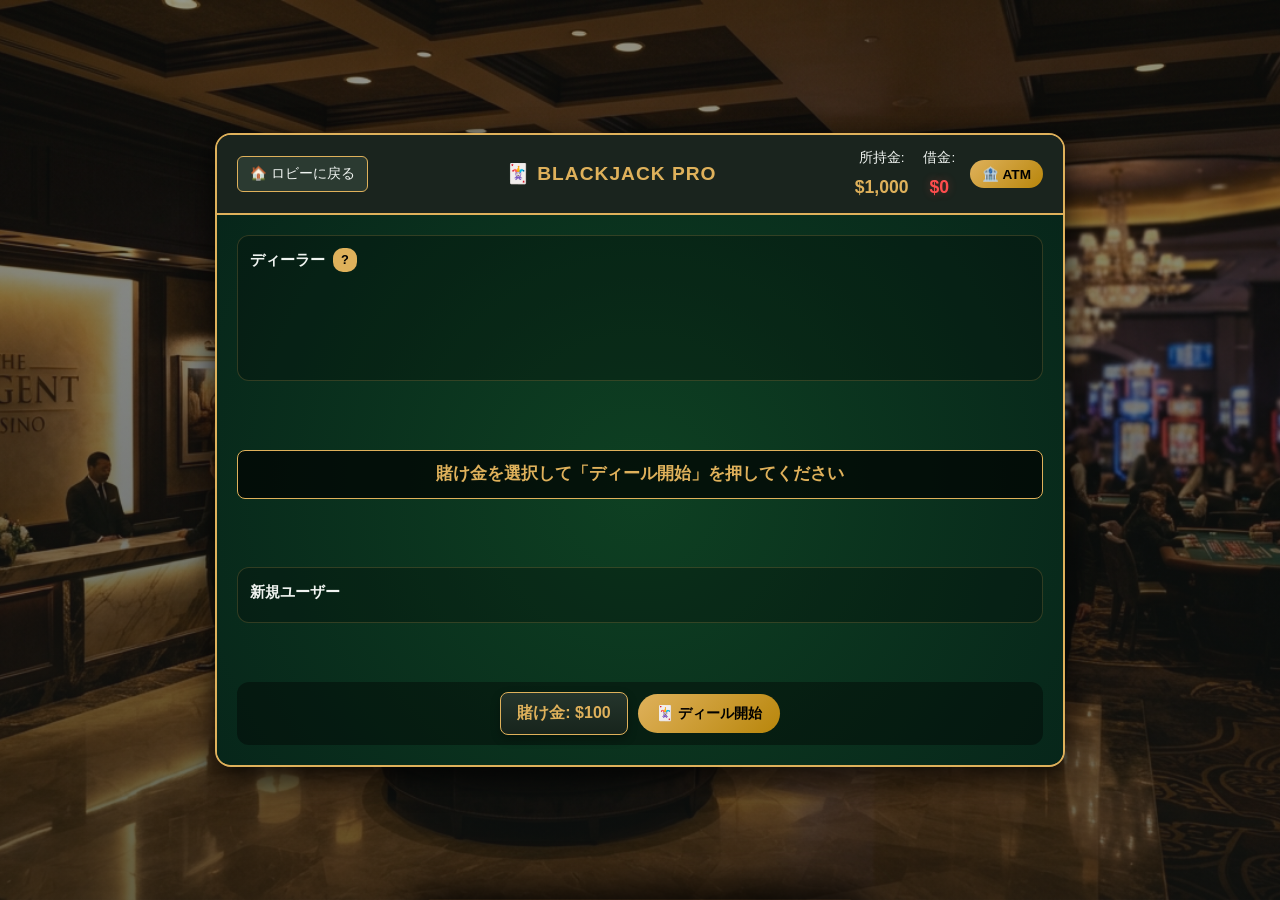
<file: game-blackjack.html>
<!DOCTYPE html>
<html lang="ja">
<head>
  <meta charset="UTF-8">
  <meta name="viewport" content="width=device-width, initial-scale=1.0">
  <title>ブラックジャック - Fever Casino</title>
  <!-- ① 共通デザイン（ATMモーダル・基本スタイル）の読み込み -->
  <link rel="stylesheet" href="style.css">
  <!-- ② 共通テンキー用CSS -->
  <link rel="stylesheet" href="keypad.css">
  <!-- ③ ブラックジャック専用デザインの読み込み -->
  <link rel="stylesheet" href="game-blackjack.css">
</head>
<body>

  <!-- 勝敗演出用オーバーレイ -->
  <div id="win-overlay" class="result-overlay win-overlay hidden">
    <div class="overlay-text">YOU WIN! 🎉</div>
  </div>
  <div id="lose-overlay" class="result-overlay lose-overlay hidden">
    <div class="overlay-text">YOU LOSE... 💀</div>
  </div>

  <!-- 粒子エフェクトコンテナ -->
  <div id="particle-container"></div>

  <div class="game-container">
    
    <!-- ヘッダーエリア -->
    <header class="game-header">
      <a href="index.html" class="header-btn">🏠 ロビーに戻る</a>
      <h1 class="game-title">🃏 BLACKJACK PRO</h1>
      
      <div class="player-status">
        <div class="status-item">
          <span class="status-label">所持金:</span>
          <span id="cash-display" class="status-value">$0</span>
        </div>
        <div class="status-item">
          <span class="status-label">借金:</span>
          <span id="debt-display" class="status-value debt-value">$0</span>
        </div>
        <!-- ATM起動ボタン -->
        <button type="button" id="open-atm-btn" class="open-atm-btn">🏦 ATM</button>
      </div>
    </header>

    <!-- メインカジノテーブル -->
    <main class="casino-table">

      <!-- ディーラーエリア -->
      <section class="hand-area dealer-area">
        <div class="area-info">
          <h2>ディーラー <span id="dealer-score" class="score-badge">?</span></h2>
        </div>
        <div id="dealer-cards" class="cards-container"></div>
      </section>

      <!-- メッセージアナウンス領域 -->
      <div id="message-display" class="message-display">
        賭け金を選択して「ディール開始」を押してください
      </div>

      <!-- プレイヤーエリア（マルチハンド対応） -->
      <section id="player-area" class="hand-area player-area">
        <div class="area-info">
          <h2><span id="player-name">プレイヤー</span></h2>
        </div>
        <div id="player-hands-container" class="player-hands-container"></div>
      </section>

      <!-- コントロール操作エリア -->
      <section class="control-panel">
        
        <!-- ベット入力ゾーン（ゲーム開始前） -->
        <div id="bet-controls" class="control-group">
          <button type="button" 
                  id="bet-select-btn" 
                  class="amount-select-btn" 
                  data-amount="100" 
                  data-label="賭け金: " 
                  data-max="10000">
            賭け金: $100
          </button>

          <button id="deal-btn" class="action-btn main-btn" type="button">🃏 ディール開始</button>
        </div>

        <!-- プレイ操作ゾーン -->
        <div id="game-controls" class="control-group hidden">
          <button id="hit-btn" class="action-btn hit-btn" type="button">➕ ヒット</button>
          <button id="stand-btn" class="action-btn stand-btn" type="button">✋ スタンド</button>
          <button id="double-btn" class="action-btn double-btn" type="button">⚡ ダブル</button>
          <button id="split-btn" class="action-btn split-btn" type="button">✂️ スプリット</button>
        </div>

        <!-- 次のゲームボタン -->
        <div id="next-controls" class="control-group hidden">
          <button id="next-btn" class="action-btn main-btn" type="button">🔄 次のゲームへ</button>
        </div>

      </section>

    </main>

  </div>

  <!-- ★ ATMモーダルウィンドウ ★ -->
  <div id="atm-modal" class="modal hidden">
    <div class="modal-overlay"></div>
    <div class="modal-content">
      <div class="modal-header">
        <h2>🏦 カジノ銀行（ATM）</h2>
        <button id="close-atm-btn" class="close-btn" type="button">&times;</button>
      </div>
      <div class="modal-body">
        <div class="atm-step-section">
          <p class="step-title">① 取引メニューを選択:</p>
          <div class="atm-mode-grid">
            <button class="mode-btn deposit" type="button" data-mode="deposit">預ける</button>
            <button class="mode-btn withdraw" type="button" data-mode="withdraw">引き出す</button>
            <button class="mode-btn repay" type="button" data-mode="repay">返済する</button>
            <button class="mode-btn borrow" type="button" data-mode="borrow">借金する</button>
          </div>
        </div>
        <div id="atm-action-panel" class="atm-action-panel hidden">
          <div class="selected-mode-badge">選択中: <b id="selected-mode-text">-</b></div>
          <p class="step-title">② 金額を指定して確定:</p>
          <div class="action-row">
            <button type="button" id="atm-amount-btn" class="amount-select-btn" data-amount="0" data-label="取引額: ">金額を入力: $0</button>
            <button id="atm-execute-btn" class="execute-btn" type="button">✅ 取引を確定</button>
          </div>
        </div>
      </div>
    </div>
  </div>

  <!-- ② JavaScriptファイルの読み込み -->
  <script src="lobby.js"></script>
  <script src="atm.js"></script>
  <script src="spreadsheet.js"></script>
  <script src="keypad.js"></script>
  <script src="game-blackjack.js"></script>

</body>
</html>
</file>
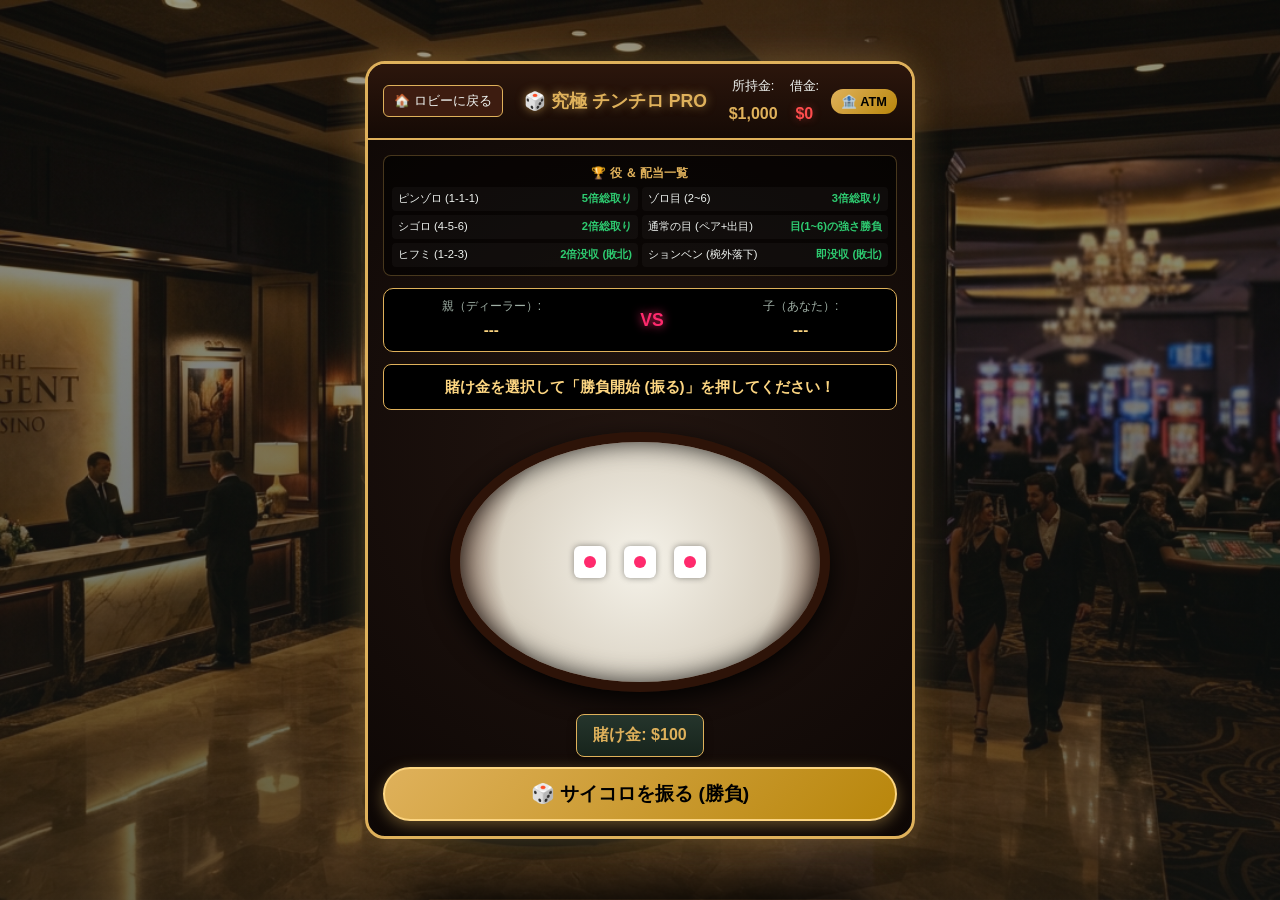
<file: game-chinchiro.html>
<!DOCTYPE html>
<html lang="ja">
<head>
  <meta charset="UTF-8">
  <meta name="viewport" content="width=device-width, initial-scale=1.0">
  <title>チンチロ PRO - Fever Casino</title>
  <link rel="stylesheet" href="style.css">
  <link rel="stylesheet" href="keypad.css">
  <link rel="stylesheet" href="game-chinchiro.css">
</head>
<body>

  <!-- お祝い粒子コンテナ -->
  <div id="particle-container"></div>

  <!-- 勝敗オーバーレイ -->
  <div id="win-overlay" class="result-overlay win-overlay hidden">
    <div class="overlay-text">YOU WIN! 🎉</div>
  </div>
  <div id="lose-overlay" class="result-overlay lose-overlay hidden">
    <div class="overlay-text">YOU LOSE... 💀</div>
  </div>

  <div class="game-container" id="chinchiro-container">
    
    <!-- ヘッダーエリア -->
    <header class="game-header">
      <a href="index.html" class="header-btn">🏠 ロビーに戻る</a>
      <h1 class="game-title">🎲 究極 チンチロ PRO</h1>
      
      <div class="player-status">
        <div class="status-item">
          <span class="status-label">所持金:</span>
          <span id="cash-display" class="status-value">$0</span>
        </div>
        <div class="status-item">
          <span class="status-label">借金:</span>
          <span id="debt-display" class="status-value debt-value">$0</span>
        </div>
        <button type="button" id="open-atm-btn" class="open-atm-btn">🏦 ATM</button>
      </div>
    </header>

    <main class="chinchiro-main">

      <!-- 配当＆役表 -->
      <section class="paytable-section">
        <div class="paytable-title">🏆 役 ＆ 配当一覧</div>
        <div class="paytable-grid">
          <div class="pay-item"><span>ピンゾロ (1-1-1)</span><b>5倍総取り</b></div>
          <div class="pay-item"><span>ゾロ目 (2~6)</span><b>3倍総取り</b></div>
          <div class="pay-item"><span>シゴロ (4-5-6)</span><b>2倍総取り</b></div>
          <div class="pay-item"><span>通常の目 (ペア+出目)</span><b>目(1~6)の強さ勝負</b></div>
          <div class="pay-item"><span>ヒフミ (1-2-3)</span><b>2倍没収 (敗北)</b></div>
          <div class="pay-item"><span>ションベン (椀外落下)</span><b>即没収 (敗北)</b></div>
        </div>
      </section>

      <!-- 対戦ステータス表示 -->
      <div class="battle-status-bar">
        <div class="dealer-hand-box">
          <span class="role-label">親（ディーラー）:</span>
          <span id="dealer-hand-text" class="hand-result-badge">---</span>
        </div>
        <div class="vs-badge">VS</div>
        <div class="player-hand-box">
          <span class="role-label">子（あなた）:</span>
          <span id="player-hand-text" class="hand-result-badge">---</span>
        </div>
      </div>

      <!-- アナウンスディスプレイ -->
      <div id="chinchiro-message" class="chinchiro-message">
        賭け金を選択して「勝負開始 (振る)」を押してください！
      </div>

      <!-- 丼（どんぶり）＆ 3D/2Dサイコロ振出しステージ -->
      <section class="bowl-stage">
        <div class="bowl-rim">
          <canvas id="dice-canvas" width="380" height="260"></canvas>
        </div>
      </section>

      <!-- 操作コントロールパネル -->
      <section class="control-panel">
        <div class="bet-input-group">
          <button type="button" 
                  id="bet-select-btn" 
                  class="amount-select-btn use-keypad" 
                  data-amount="100" 
                  data-label="賭け金: ">
            賭け金: $100
          </button>
        </div>

        <div class="action-btn-group">
          <button id="roll-btn" class="roll-btn" type="button">🎲 サイコロを振る (勝負)</button>
        </div>
      </section>

    </main>

  </div>

  <!-- ATMモーダル -->
  <div id="atm-modal" class="modal hidden">
    <div class="modal-overlay"></div>
    <div class="modal-content">
      <div class="modal-header">
        <h2>🏦 カジノ銀行（ATM）</h2>
        <button id="close-atm-btn" class="close-btn" type="button">&times;</button>
      </div>
      <div class="modal-body">
        <div class="atm-step-section">
          <p class="step-title">① 取引メニューを選択:</p>
          <div class="atm-mode-grid">
            <button class="mode-btn deposit" type="button" data-mode="deposit">預ける</button>
            <button class="mode-btn withdraw" type="button" data-mode="withdraw">引き出す</button>
            <button class="mode-btn repay" type="button" data-mode="repay">返済する</button>
            <button class="mode-btn borrow" type="button" data-mode="borrow">借金する</button>
          </div>
        </div>
        <div id="atm-action-panel" class="atm-action-panel hidden">
          <div class="selected-mode-badge">選択中: <b id="selected-mode-text">-</b></div>
          <p class="step-title">② 金額を指定して確定:</p>
          <div class="action-row">
            <button type="button" id="atm-amount-btn" class="amount-select-btn" data-amount="0" data-label="取引額: ">金額を入力: $0</button>
            <button id="atm-execute-btn" class="execute-btn" type="button">✅ 取引を確定</button>
          </div>
        </div>
      </div>
    </div>
  </div>

  <script src="lobby.js"></script>
  <script src="atm.js"></script>
  <script src="spreadsheet.js"></script>
  <script src="keypad.js"></script>
  <script src="game-chinchiro.js"></script>

</body>
</html>
</file>
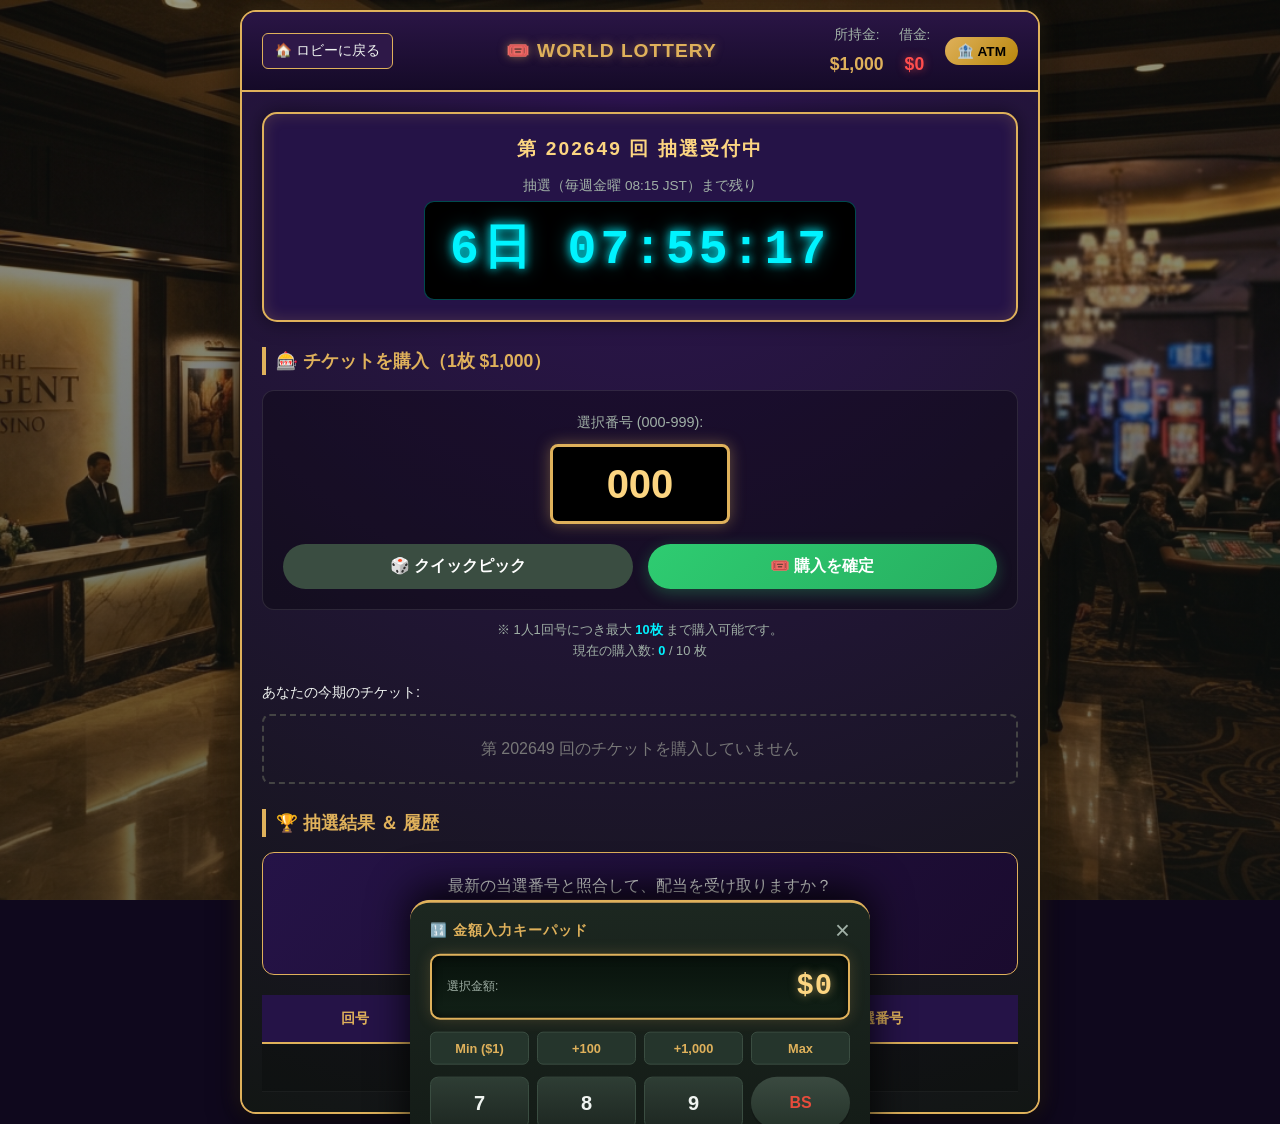
<file: game-lottery.html>
<!DOCTYPE html>
<html lang="ja">
<head>
  <meta charset="UTF-8">
  <meta name="viewport" content="width=device-width, initial-scale=1.0">
  <title>ワールドロト - Fever Casino</title>
  <!-- ① 共通デザイン（ATMモーダル・基本スタイル）の読み込み -->
  <link rel="stylesheet" href="style.css">
  <!-- ② 共通テンキー用CSS -->
  <link rel="stylesheet" href="keypad.css">
  <!-- ③ 宝くじ専用デザインの読み込み -->
  <link rel="stylesheet" href="game-lottery.css">
</head>
<body>

  <!-- 当選演出用オーバーレイ -->
  <div id="win-overlay" class="result-overlay win-overlay hidden">
    <div class="overlay-text">JACKPOT!! 🎟️</div>
  </div>
  <div id="lose-overlay" class="result-overlay lose-overlay hidden">
    <div class="overlay-text">NOT WIN... 💀</div>
  </div>

  <!-- 粒子エフェクト（紙吹雪など）用コンテナ -->
  <div id="particle-container"></div>

  <div class="game-container">
    
    <!-- ヘッダーエリア：ロビー戻る、タイトル、ステータス、ATM -->
    <header class="game-header">
      <a href="index.html" class="header-btn">🏠 ロビーに戻る</a>
      <h1 class="game-title">🎟️ WORLD LOTTERY</h1>
      
      <div class="player-status">
        <div class="status-item">
          <span class="status-label">所持金:</span>
          <span id="cash-display" class="status-value">$0</span>
        </div>
        <div class="status-item">
          <span class="status-label">借金:</span>
          <span id="debt-display" class="status-value debt-value">$0</span>
        </div>
        <!-- ATM起動ボタン -->
        <button type="button" id="open-atm-btn" class="open-atm-btn">🏦 ATM</button>
      </div>
    </header>

    <!-- メイン領域 -->
    <main class="lottery-main">

      <!-- ① 次回抽選カウントダウンエリア -->
      <section class="lottery-timer-section">
        <div class="draw-info-card">
          <div class="draw-round-label">第 <span id="current-draw-id">--</span> 回 抽選受付中</div>
          <div class="timer-display">
            <div class="timer-label">抽選（毎週金曜 08:15 JST）まで残り</div>
            <div id="countdown-timer" class="timer-digits">00:00:00:00</div>
          </div>
        </div>
      </section>

      <!-- ② 宝くじ購入エリア -->
      <section class="lottery-buy-section">
        <div class="section-title">🎰 チケットを購入（1枚 $1,000）</div>
        
        <div class="buy-controls">
          <!-- 番号選択ボタン（宝くじ専用テンキーモード連動） -->
          <div class="number-input-group">
            <label>選択番号 (000-999):</label>
            <button type="button" 
                    id="lottery-num-btn" 
                    class="amount-select-btn use-keypad" 
                    data-amount="0" 
                    data-label="" 
                    data-mode="lottery" 
                    data-digits="3">
              000
            </button>
          </div>

          <div class="buy-action-btns">
            <button id="quick-pick-btn" class="action-btn secondary-btn" type="button">🎲 クイックピック</button>
            <button id="buy-ticket-btn" class="action-btn main-btn" type="button">🎟️ 購入を確定</button>
          </div>
        </div>

        <div class="purchase-limit-info">
          ※ 1人1回号につき最大 <b>10枚</b> まで購入可能です。<br>
          現在の購入数: <b id="bought-count">0</b> / 10 枚
        </div>

        <!-- 現在の購入済み番号リスト -->
        <div class="purchased-tickets-container">
          <div class="ticket-list-label">あなたの今期のチケット:</div>
          <div id="my-tickets-list" class="ticket-grid">
            <!-- JSでチケット要素を追加 -->
            <div class="empty-list-msg">チケットを購入していません</div>
          </div>
        </div>
      </section>

      <!-- ③ 当選確認・履歴エリア -->
      <section class="lottery-history-section">
        <div class="section-title">🏆 抽選結果 ＆ 履歴</div>

        <!-- 最新結果照合ボタン -->
        <div class="result-check-panel">
          <p>最新の当選番号と照合して、配当を受け取りますか？</p>
          <button id="check-results-btn" class="action-btn gold-btn" type="button">💎 当選確認 ＆ 配当受取</button>
        </div>

        <div class="history-table-wrapper">
          <table class="lottery-history-table">
            <thead>
              <tr>
                <th>回号</th>
                <th>抽選日時</th>
                <th>当選番号</th>
              </tr>
            </thead>
            <tbody id="draw-history-body">
              <!-- JSで履歴行を追加 -->
              <tr><td colspan="3" class="loading-text">履歴を読み込み中...</td></tr>
            </tbody>
          </table>
        </div>
      </section>

    </main>
  </div>

  <!-- ★ ATMモーダルウィンドウ ★ -->
  <div id="atm-modal" class="modal hidden">
    <div class="modal-overlay"></div>
    <div class="modal-content">
      <div class="modal-header">
        <h2>🏦 カジノ銀行（ATM）</h2>
        <button id="close-atm-btn" class="close-btn" type="button">&times;</button>
      </div>

      <div class="modal-body">
        <!-- ATMの現在の状況 -->
        <div id="atm-status-summary" class="atm-status-summary">
          <!-- JSで動的に構築 -->
        </div>

        <div class="atm-step-section">
          <p class="step-title">① 取引メニューを選択:</p>
          <div class="atm-mode-grid">
            <button class="mode-btn deposit" type="button" data-mode="deposit">預ける</button>
            <button class="mode-btn withdraw" type="button" data-mode="withdraw">引き出す</button>
            <button class="mode-btn repay" type="button" data-mode="repay">返済する</button>
            <button class="mode-btn borrow" type="button" data-mode="borrow">借金する</button>
          </div>
        </div>

        <div id="atm-action-panel" class="atm-action-panel hidden">
          <div class="selected-mode-badge">
            選択中: <b id="selected-mode-text">-</b>
          </div>

          <p class="step-title">② 金額を指定して確定:</p>
          <div class="action-row">
            <button type="button" id="atm-amount-btn" class="amount-select-btn" data-amount="0" data-label="取引額: ">
              金額を入力: $0
            </button>
            <button id="atm-execute-btn" class="execute-btn" type="button">
              ✅ 取引を確定
            </button>
          </div>
        </div>
      </div>
    </div>
  </div>

  <!-- JavaScriptファイルの読み込み -->
  <script src="lobby.js"></script>
  <script src="atm.js"></script>
  <script src="spreadsheet.js"></script>
  <script src="keypad.js"></script>
  <script src="game-lottery.js"></script>

</body>
</html>
</file>
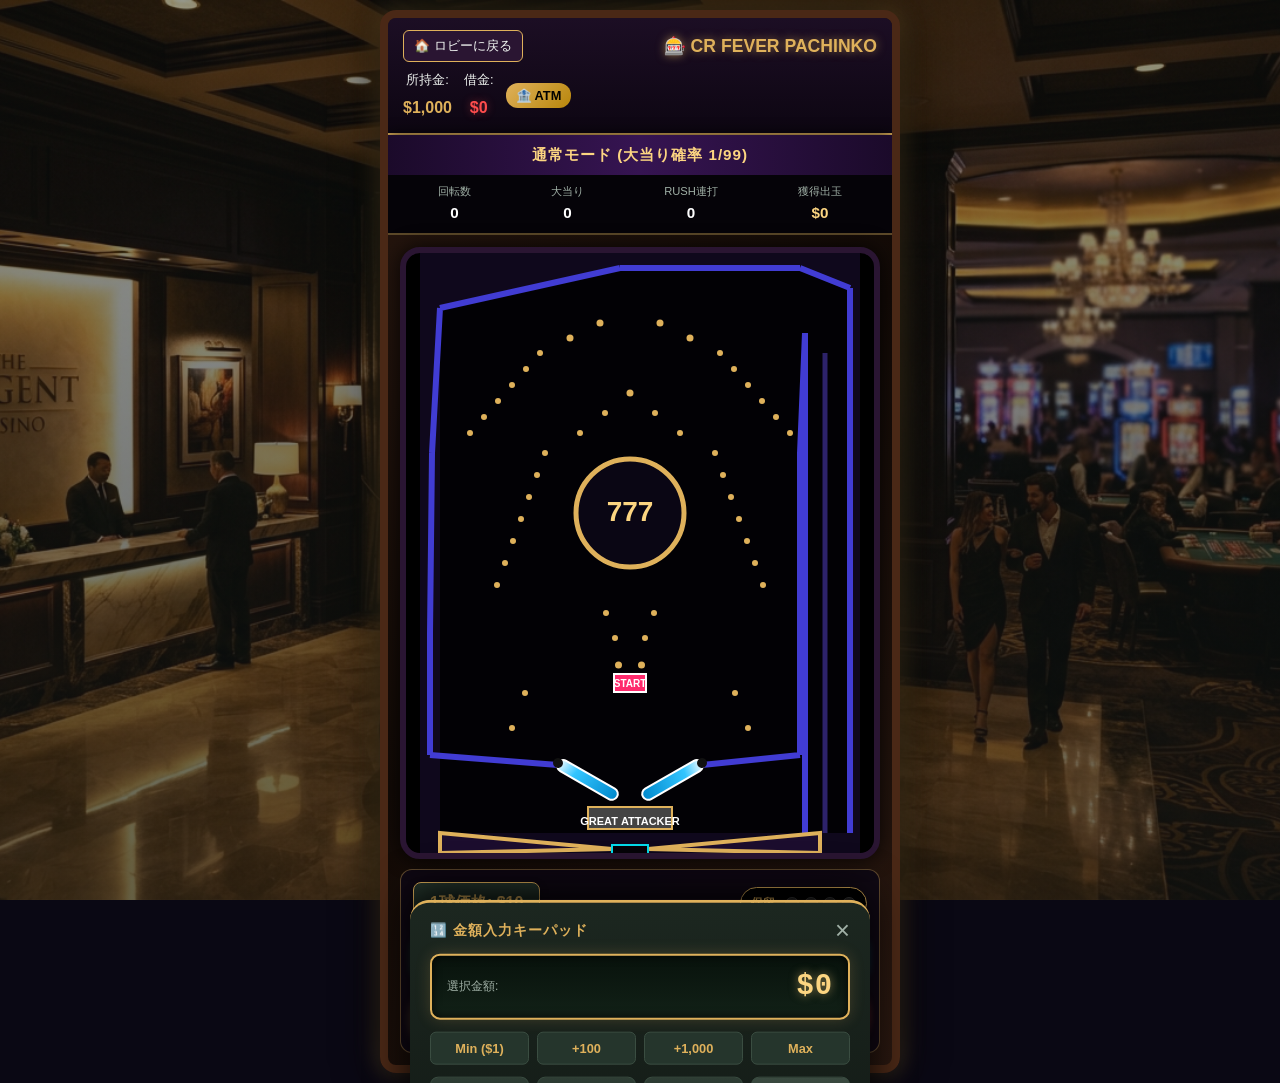
<file: game-pachinko.html>
<!DOCTYPE html>
<html lang="ja">
<head>
  <meta charset="UTF-8">
  <meta name="viewport" content="width=device-width, initial-scale=1.0">
  <title>CR FEVER PACHINKO - Fever Casino</title>
  <!-- 共通スタイルの読み込み -->
  <link rel="stylesheet" href="style.css">
  <link rel="stylesheet" href="keypad.css">
  <!-- パチンコ専用スタイルの読み込み -->
  <link rel="stylesheet" href="game-pachinko.css">
</head>
<body>

  <!-- 当たり演出用パーティクルコンテナ -->
  <div id="particle-container"></div>

  <!-- ヴィンテージ木枠風 パチンコ＆ピンボールハイブリッド筐体 -->
  <div class="game-container pachinko-vintage-cabinet" id="pachinko-container">
    
    <!-- ヘッダーエリア -->
    <header class="game-header">
      <a href="index.html" class="header-btn">🏠 ロビーに戻る</a>
      <h1 class="game-title">🎰 CR FEVER PACHINKO</h1>
      
      <div class="player-status">
        <div class="status-item">
          <span class="status-label">所持金:</span>
          <span id="cash-display" class="status-value">$0</span>
        </div>
        <div class="status-item">
          <span class="status-label">借金:</span>
          <span id="debt-display" class="status-value debt-value">$0</span>
        </div>
        <button type="button" id="open-atm-btn" class="open-atm-btn">🏦 ATM</button>
      </div>
    </header>

    <!-- モード表示バナー（通常 / 超確変RUSH / 時短ゾーン） -->
    <div id="fever-banner" class="fever-banner mode-normal">
      <span id="mode-badge-text">通常モード (大当り確率 1/99)</span>
    </div>

    <!-- レトロデータカウンタ -->
    <div class="pachinko-stats-bar">
      <div class="stat-box">
        <span class="stat-label">回転数</span>
        <span id="stat-spins" class="stat-val">0</span>
      </div>
      <div class="stat-box">
        <span class="stat-label">大当り</span>
        <span id="stat-jackpots" class="stat-val">0</span>
      </div>
      <div class="stat-box">
        <span class="stat-label">RUSH連打</span>
        <span id="stat-rush-count" class="stat-val">0</span>
      </div>
      <div class="stat-box highlight">
        <span class="stat-label">獲得出玉</span>
        <span id="stat-payout" class="stat-val">$0</span>
      </div>
    </div>

    <!-- メイン筐体領域 -->
    <main class="pachinko-main">

      <!-- パチンコ盤面 Canvas -->
      <section class="pachinko-board-wrapper">
        <canvas id="pachinko-canvas" width="440" height="600"></canvas>
        
        <!-- 一撃PUSHボタン演出用オーバーレイ -->
        <div id="push-overlay" class="push-overlay hidden">
          <div class="push-msg">ボタンをPUSHせよ!!</div>
          <button id="screen-push-btn" class="screen-push-btn" type="button">
            🔴 PUSH!
          </button>
        </div>
      </section>

      <!-- コントロールパネル -->
      <section class="control-panel">
        
        <!-- 上段：1球価格設定 ＆ 保留ランプ表示 -->
        <div class="bet-input-group">
          <button type="button" 
                  id="bet-select-btn" 
                  class="amount-select-btn use-keypad" 
                  data-amount="10" 
                  data-label="1球価格: ">
            1球価格: $10
          </button>
          
          <div class="hold-indicator">
            <span class="hold-title">保留:</span>
            <div id="hold-lamps" class="hold-lamps-container">
              <span class="hold-lamp" id="hl-0"></span>
              <span class="hold-lamp" id="hl-1"></span>
              <span class="hold-lamp" id="hl-2"></span>
              <span class="hold-lamp" id="hl-3"></span>
            </div>
          </div>
        </div>

        <!-- 左右フリッパー操作ボタン群（ピンボール要素） -->
        <div class="flipper-btn-group">
          <button id="flipper-left-btn" class="flipper-btn left" type="button">◀ BIG Lフリッパー (A / ←)</button>
          <button id="flipper-right-btn" class="flipper-btn right" type="button">BIG Rフリッパー (D / →) ▶</button>
        </div>

        <!-- 下段：操作ボタン群 -->
        <div class="action-btn-group">
          <button id="shoot-btn" class="shoot-btn" type="button">⚡ 玉を発射 (1球)</button>
          <button id="auto-btn" class="auto-btn" type="button">🔄 自動発射: OFF</button>
          <button id="manual-push-btn" class="manual-push-btn" type="button">🔴 PUSH</button>
        </div>
      </section>

    </main>

  </div>

  <!-- ATMモーダルウィンドウ -->
  <div id="atm-modal" class="modal hidden">
    <div class="modal-overlay"></div>
    <div class="modal-content">
      <div class="modal-header">
        <h2>🏦 カジノ銀行（ATM）</h2>
        <button id="close-atm-btn" class="close-btn" type="button">&times;</button>
      </div>
      <div class="modal-body">
        <div class="atm-step-section">
          <p class="step-title">① 取引メニューを選択:</p>
          <div class="atm-mode-grid">
            <button class="mode-btn deposit" type="button" data-mode="deposit">預ける</button>
            <button class="mode-btn withdraw" type="button" data-mode="withdraw">引き出す</button>
            <button class="mode-btn repay" type="button" data-mode="repay">返済する</button>
            <button class="mode-btn borrow" type="button" data-mode="borrow">借金する</button>
          </div>
        </div>
        <div id="atm-action-panel" class="atm-action-panel hidden">
          <div class="selected-mode-badge">選択中: <b id="selected-mode-text">-</b></div>
          <p class="step-title">② 金額を指定して確定:</p>
          <div class="action-row">
            <button type="button" id="atm-amount-btn" class="amount-select-btn" data-amount="0" data-label="取引額: ">金額を入力: $0</button>
            <button id="atm-execute-btn" class="execute-btn" type="button">✅ 取引を確定</button>
          </div>
        </div>
      </div>
    </div>
  </div>

  <!-- JavaScriptスクリプト群 -->
  <script src="lobby.js"></script>
  <script src="atm.js"></script>
  <script src="spreadsheet.js"></script>
  <script src="keypad.js"></script>
  <script src="game-pachinko.js"></script>

</body>
</html>
</file>
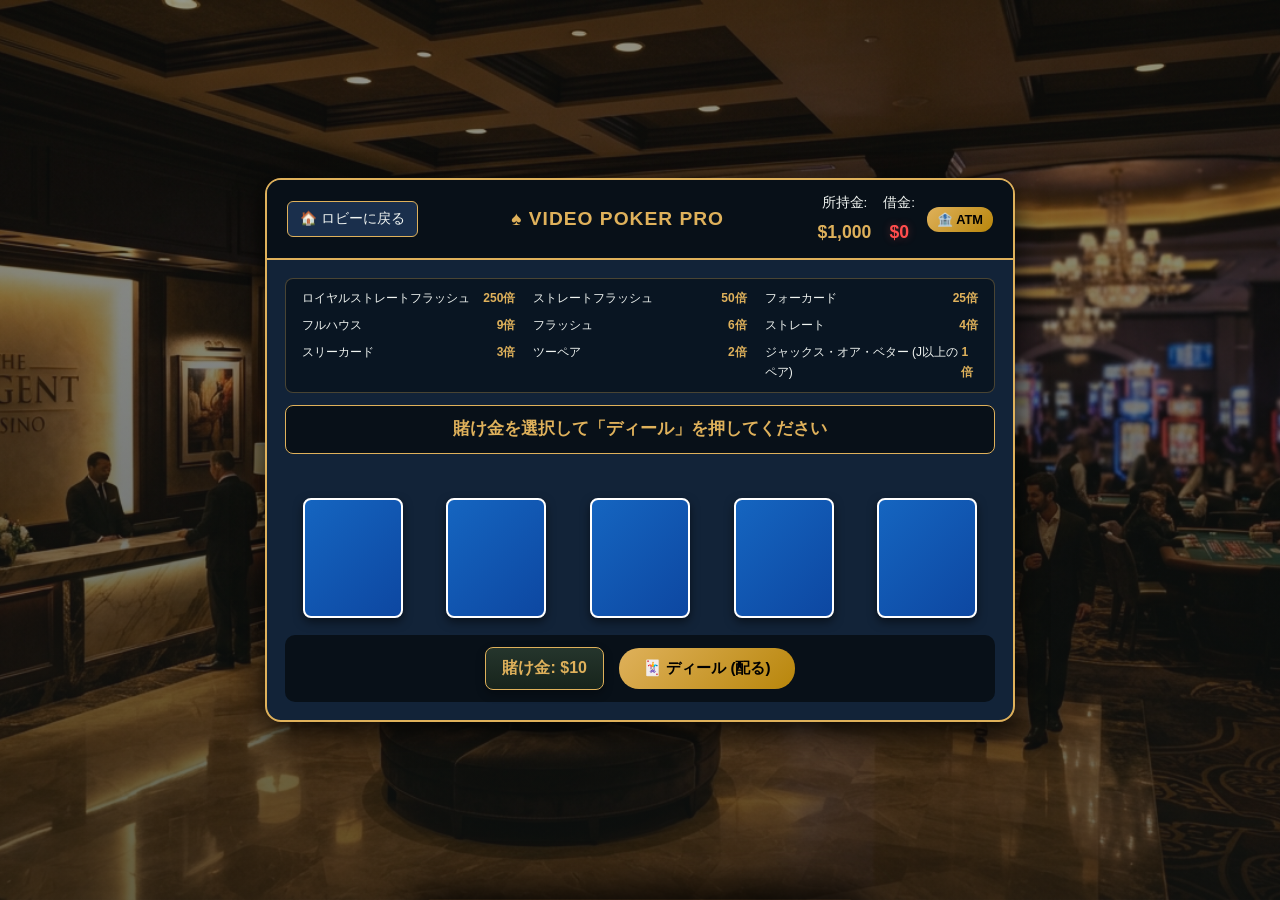
<file: game-poker.html>
<!DOCTYPE html>
<html lang="ja">
<head>
  <meta charset="UTF-8">
  <meta name="viewport" content="width=device-width, initial-scale=1.0">
  <title>ビデオポーカー PRO - Fever Casino</title>
  <!-- ① 共通デザイン（ATMモーダル・基本スタイル）の読み込み -->
  <link rel="stylesheet" href="style.css">
  <!-- ② ポーカー専用デザインの読み込み -->
  <link rel="stylesheet" href="game-poker.css">
  <!-- ③ 共通テンキー用CSS -->
  <link rel="stylesheet" href="keypad.css">
</head>
<body>

  <!-- お祝いコイン粒子コンテナ -->
  <div id="particle-container"></div>

  <div class="game-container" id="poker-container">
    
    <!-- ヘッダーエリア -->
    <header class="game-header">
      <a href="index.html" class="header-btn">🏠 ロビーに戻る</a>
      <h1 class="game-title">♠ VIDEO POKER PRO</h1>
      
      <div class="player-status">
        <div class="status-item">
          <span class="status-label">所持金:</span>
          <span id="cash-display" class="status-value">$0</span>
        </div>
        <div class="status-item">
          <span class="status-label">借金:</span>
          <span id="debt-display" class="status-value debt-value">$0</span>
        </div>
        <!-- ATM起動ボタン -->
        <button type="button" id="open-atm-btn" class="open-atm-btn">🏦 ATM</button>
      </div>
    </header>

    <!-- メインエリア -->
    <main class="poker-main">

      <!-- 配当一覧表 (ペイテーブル) -->
      <section class="paytable">
        <div class="pay-row" id="pay-royal"><span>ロイヤルストレートフラッシュ</span><b>250倍</b></div>
        <div class="pay-row" id="pay-sf"><span>ストレートフラッシュ</span><b>50倍</b></div>
        <div class="pay-row" id="pay-4k"><span>フォーカード</span><b>25倍</b></div>
        <div class="pay-row" id="pay-fh"><span>フルハウス</span><b>9倍</b></div>
        <div class="pay-row" id="pay-fl"><span>フラッシュ</span><b>6倍</b></div>
        <div class="pay-row" id="pay-st"><span>ストレート</span><b>4倍</b></div>
        <div class="pay-row" id="pay-3k"><span>スリーカード</span><b>3倍</b></div>
        <div class="pay-row" id="pay-2p"><span>ツーペア</span><b>2倍</b></div>
        <div class="pay-row" id="pay-job"><span>ジャックス・オア・ベター (J以上のペア)</span><b>1倍</b></div>
      </section>

      <!-- メッセージ表示エリア -->
      <div id="poker-message" class="poker-message">
        賭け金を選択して「ディール」を押してください
      </div>

      <!-- 3Dフリップ対応の手札5枚表示エリア -->
      <section id="cards-container" class="cards-container">
        <div class="poker-card-wrapper" data-index="0">
          <div class="hold-badge">HOLD</div>
          <div class="card-inner">
            <div class="card-face card-back"></div>
            <div class="card-face card-front"></div>
          </div>
        </div>
        <div class="poker-card-wrapper" data-index="1">
          <div class="hold-badge">HOLD</div>
          <div class="card-inner">
            <div class="card-face card-back"></div>
            <div class="card-face card-front"></div>
          </div>
        </div>
        <div class="poker-card-wrapper" data-index="2">
          <div class="hold-badge">HOLD</div>
          <div class="card-inner">
            <div class="card-face card-back"></div>
            <div class="card-face card-front"></div>
          </div>
        </div>
        <div class="poker-card-wrapper" data-index="3">
          <div class="hold-badge">HOLD</div>
          <div class="card-inner">
            <div class="card-face card-back"></div>
            <div class="card-face card-front"></div>
          </div>
        </div>
        <div class="poker-card-wrapper" data-index="4">
          <div class="hold-badge">HOLD</div>
          <div class="card-inner">
            <div class="card-face card-back"></div>
            <div class="card-face card-front"></div>
          </div>
        </div>
      </section>

      <!-- コントロールパネル -->
      <section class="control-panel">
        <div id="bet-group" class="control-group">
          <!-- バーチャルテンキー連動ボタン -->
          <button type="button" 
                  id="bet-select-btn" 
                  class="amount-select-btn" 
                  data-amount="10" 
                  data-label="賭け金: " 
                  data-max="10000">
            賭け金: $10
          </button>
          <button id="deal-btn" class="action-btn main-btn" type="button">🃏 ディール (配る)</button>
        </div>

        <div id="action-group" class="control-group hidden">
          <button id="draw-btn" class="action-btn draw-btn" type="button">🔄 ドロー (入れ替え)</button>
        </div>

        <div id="next-group" class="control-group hidden">
          <button id="next-btn" class="action-btn main-btn" type="button">✨ 次のゲームへ</button>
        </div>
      </section>

    </main>

  </div>

  <!-- ★ ATMモーダルウィンドウ ★ -->
  <div id="atm-modal" class="modal hidden">
    <div class="modal-overlay"></div>
    <div class="modal-content">
      <div class="modal-header">
        <h2>🏦 カジノ銀行（ATM）</h2>
        <button id="close-atm-btn" class="close-btn" type="button">&times;</button>
      </div>
      <div class="modal-body">
        <div class="atm-step-section">
          <p class="step-title">① 取引メニューを選択:</p>
          <div class="atm-mode-grid">
            <button class="mode-btn deposit" type="button" data-mode="deposit">預ける</button>
            <button class="mode-btn withdraw" type="button" data-mode="withdraw">引き出す</button>
            <button class="mode-btn repay" type="button" data-mode="repay">返済する</button>
            <button class="mode-btn borrow" type="button" data-mode="borrow">借金する</button>
          </div>
        </div>
        <div id="atm-action-panel" class="atm-action-panel hidden">
          <div class="selected-mode-badge">選択中: <b id="selected-mode-text">-</b></div>
          <p class="step-title">② 金額を指定して確定:</p>
          <div class="action-row">
            <button type="button" id="atm-amount-btn" class="amount-select-btn" data-amount="0" data-label="取引額: ">金額を入力: $0</button>
            <button id="atm-execute-btn" class="execute-btn" type="button">✅ 取引を確定</button>
          </div>
        </div>
      </div>
    </div>
  </div>

  <!-- ② JavaScriptファイルの読み込み -->
  <script src="lobby.js"></script>
  <script src="atm.js"></script>
  <script src="spreadsheet.js"></script>
  <script src="keypad.js"></script>
  <script src="game-poker.js"></script>

</body>
</html>
</file>
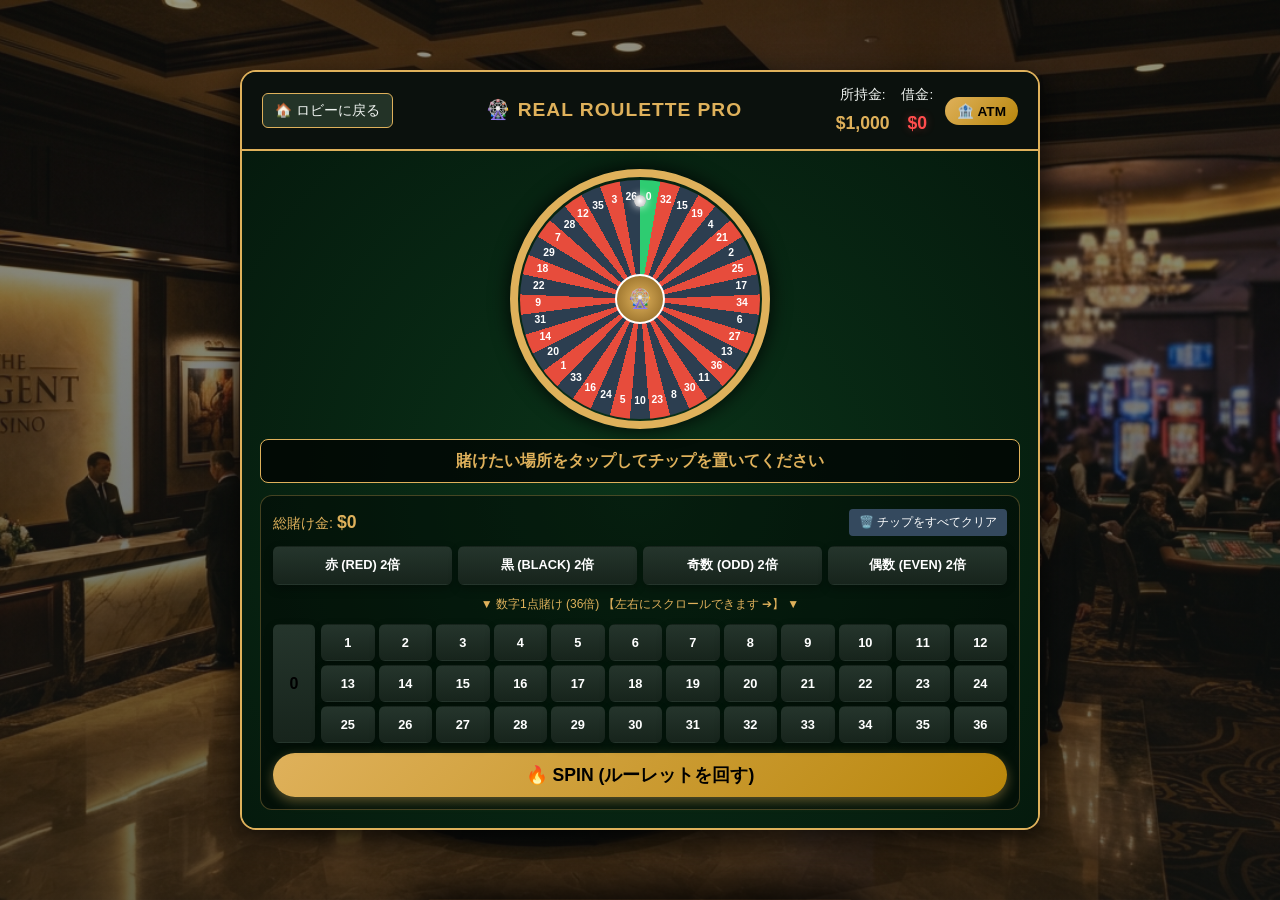
<file: game-roulette.html>
<!DOCTYPE html>
<html lang="ja">
<head>
  <meta charset="UTF-8">
  <meta name="viewport" content="width=device-width, initial-scale=1.0">
  <title>ルーレットPRO - Fever Casino</title>
  <!-- ① 共通デザイン（ATMモーダル・基本スタイル）の読み込み -->
  <link rel="stylesheet" href="style.css">
  <!-- ② 共通テンキー用CSS -->
  <link rel="stylesheet" href="keypad.css">
  <!-- ③ ルーレット専用デザインの読み込み -->
  <link rel="stylesheet" href="game-roulette.css">
</head>
<body>

  <!-- 勝敗演出用オーバーレイ ＆ 粒子 -->
  <div id="win-overlay" class="result-overlay win-overlay hidden">
    <div class="overlay-text">WIN! 🎉</div>
  </div>
  <div id="lose-overlay" class="result-overlay lose-overlay hidden">
    <div class="overlay-text">NO WIN... 💀</div>
  </div>
  <div id="particle-container"></div>

  <div class="game-container">
    
    <!-- ヘッダーエリア -->
    <header class="game-header">
      <a href="index.html" class="header-btn">🏠 ロビーに戻る</a>
      <h1 class="game-title">🎡 REAL ROULETTE PRO</h1>
      
      <div class="player-status">
        <div class="status-item">
          <span class="status-label">所持金:</span>
          <span id="cash-display" class="status-value">$0</span>
        </div>
        <div class="status-item">
          <span class="status-label">借金:</span>
          <span id="debt-display" class="status-value debt-value">$0</span>
        </div>
        <!-- ATM起動ボタン -->
        <button type="button" id="open-atm-btn" class="open-atm-btn">🏦 ATM</button>
      </div>
    </header>

    <!-- メインエリア -->
    <main class="roulette-main">

      <!-- リアルルーレットホイール ＆ ボール表示エリア -->
      <section class="wheel-section">
        <div class="wheel-container">
          <div class="wheel-rim"></div>
          <!-- 時計回りに回るホイール -->
          <div id="roulette-wheel" class="roulette-wheel"></div>
          <!-- 反時計回りに回るボールトラック -->
          <div id="ball-track" class="ball-track">
            <div id="roulette-ball" class="roulette-ball"></div>
          </div>
          <div class="wheel-center">🎡</div>
        </div>

        <!-- 当選結果アナウンス -->
        <div id="result-display" class="result-display">
          賭けたい場所をタップしてチップを置いてください
        </div>
      </section>

      <!-- ベットテーブル（チップ配置エリア） -->
      <section class="bet-section">
        
        <div class="bet-header-row">
          <div class="total-bet-info">
            総賭け金: <b id="total-bet-amount">$0</b>
          </div>
          <button id="clear-bets-btn" class="clear-bets-btn" type="button">🗑️ チップをすべてクリア</button>
        </div>

        <!-- アウトサイドベット (スマホ時は2x2配置) -->
        <div class="outside-bets">
          <button type="button" class="bet-spot red-btn" data-key="color_red" data-label="赤 (RED)">
            赤 (RED) 2倍
            <span class="chip-badge hidden">$0</span>
          </button>
          <button type="button" class="bet-spot black-btn" data-key="color_black" data-label="黒 (BLACK)">
            黒 (BLACK) 2倍
            <span class="chip-badge hidden">$0</span>
          </button>
          <button type="button" class="bet-spot option-btn" data-key="parity_odd" data-label="奇数 (ODD)">
            奇数 (ODD) 2倍
            <span class="chip-badge hidden">$0</span>
          </button>
          <button type="button" class="bet-spot option-btn" data-key="parity_even" data-label="偶数 (EVEN)">
            偶数 (EVEN) 2倍
            <span class="chip-badge hidden">$0</span>
          </button>
        </div>

        <!-- ★ インサイドベット（数字1点賭け：横スワイプ対応） ★ -->
        <div class="numbers-grid-title">▼ 数字1点賭け (36倍) 【左右にスクロールできます ➔】 ▼</div>
        <div class="numbers-grid-scroll">
          <div class="numbers-grid">
            <button type="button" class="bet-spot green-zero" data-key="number_0" data-label="数字【0】">
              0
              <span class="chip-badge hidden">$0</span>
            </button>
            <div id="numbers-container" class="numbers-container"></div>
          </div>
        </div>

        <!-- スピンボタン -->
        <button id="spin-btn" class="spin-btn" type="button">🔥 SPIN (ルーレットを回す)</button>

      </section>

    </main>

  </div>

  <!-- ★ ATMモーダルウィンドウ ★ -->
  <div id="atm-modal" class="modal hidden">
    <div class="modal-overlay"></div>
    <div class="modal-content">
      <div class="modal-header">
        <h2>🏦 カジノ銀行（ATM）</h2>
        <button id="close-atm-btn" class="close-btn" type="button">&times;</button>
      </div>
      <div class="modal-body">
        <div class="atm-step-section">
          <p class="step-title">① 取引メニューを選択:</p>
          <div class="atm-mode-grid">
            <button class="mode-btn deposit" type="button" data-mode="deposit">預ける</button>
            <button class="mode-btn withdraw" type="button" data-mode="withdraw">引き出す</button>
            <button class="mode-btn repay" type="button" data-mode="repay">返済する</button>
            <button class="mode-btn borrow" type="button" data-mode="borrow">借金する</button>
          </div>
        </div>
        <div id="atm-action-panel" class="atm-action-panel hidden">
          <div class="selected-mode-badge">選択中: <b id="selected-mode-text">-</b></div>
          <p class="step-title">② 金額を指定して確定:</p>
          <div class="action-row">
            <button type="button" id="atm-amount-btn" class="amount-select-btn" data-amount="0" data-label="取引額: ">金額を入力: $0</button>
            <button id="atm-execute-btn" class="execute-btn" type="button">✅ 取引を確定</button>
          </div>
        </div>
      </div>
    </div>
  </div>

  <!-- ② JavaScriptファイルの読み込み -->
  <script src="lobby.js"></script>
  <script src="atm.js"></script>
  <script src="spreadsheet.js"></script>
  <script src="keypad.js"></script>
  <script src="game-roulette.js"></script>

</body>
</html>
</file>
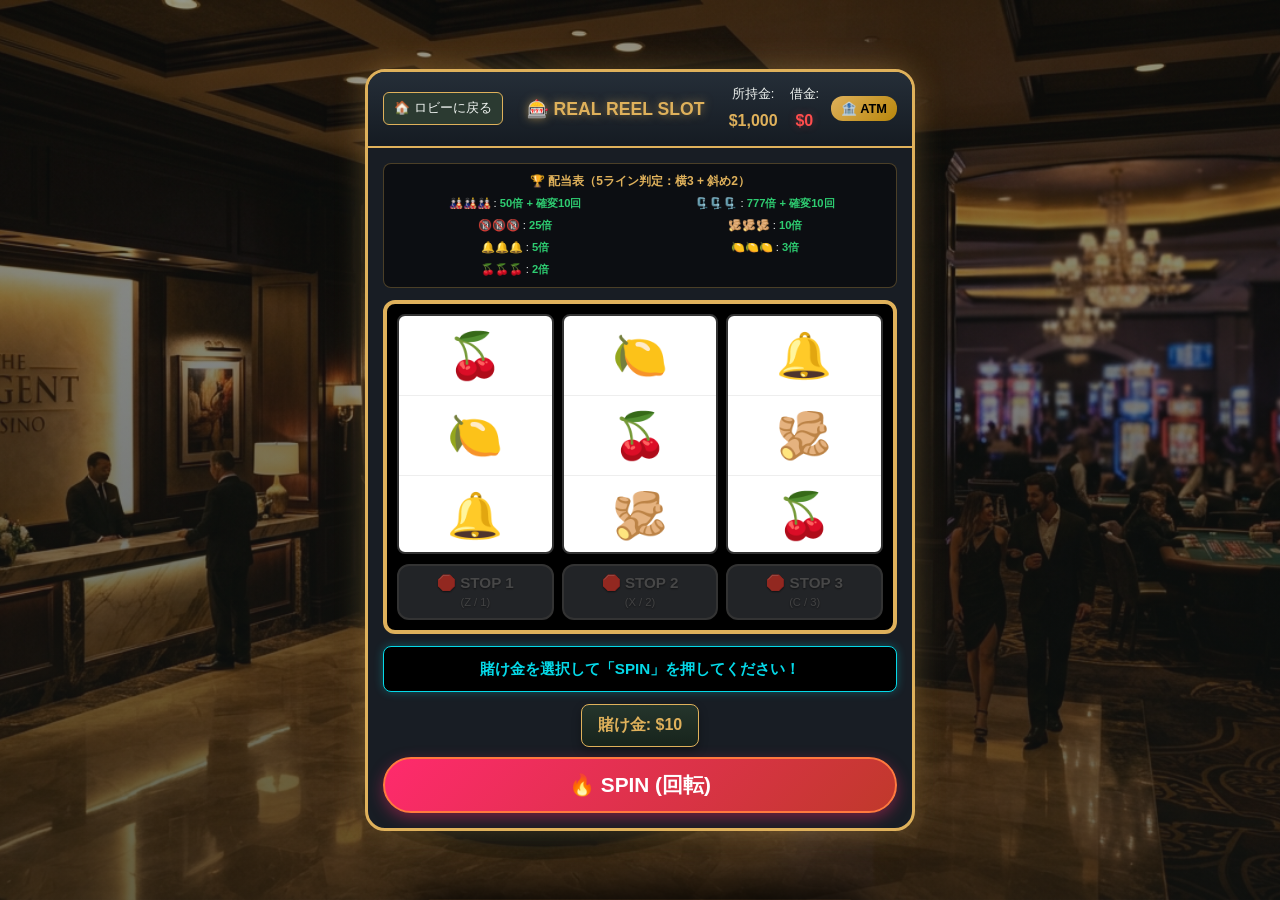
<file: game-slot.html>
<!DOCTYPE html>
<html lang="ja">
<head>
  <meta charset="UTF-8">
  <meta name="viewport" content="width=device-width, initial-scale=1.0">
  <title>スロットマシン 3x3 - Fever Casino</title>
  <!-- ① 共通デザイン（ATMモーダル・基本スタイル）の読み込み -->
  <link rel="stylesheet" href="style.css">
  <!-- ② スロット専用デザインの読み込み -->
  <link rel="stylesheet" href="game-slot.css">
  <!-- ③ 共通テンキー用CSS -->
  <link rel="stylesheet" href="keypad.css">
</head>
<body>

  <!-- 当たり時のお祝い粒子コンテナ -->
  <div id="particle-container"></div>

  <div class="game-container" id="slot-container">
    
    <!-- ヘッダーエリア -->
    <header class="game-header">
      <a href="index.html" class="header-btn">🏠 ロビーに戻る</a>
      <h1 class="game-title">🎰 REAL REEL SLOT</h1>
      
      <div class="player-status">
        <div class="status-item">
          <span class="status-label">所持金:</span>
          <span id="cash-display" class="status-value">$0</span>
        </div>
        <div class="status-item">
          <span class="status-label">借金:</span>
          <span id="debt-display" class="status-value debt-value">$0</span>
        </div>
        <!-- ATM起動ボタン -->
        <button type="button" id="open-atm-btn" class="open-atm-btn">🏦 ATM</button>
      </div>
    </header>

    <!-- 確変（FEVER MODE）ステータスバー -->
    <div id="fever-banner" class="fever-banner hidden">
      🔥 FEVER MODE 開催中 (配当2倍) - 残り <b id="fever-count">10</b> 回 🔥
    </div>

    <!-- スロット筐体本体 -->
    <main class="slot-machine">

      <!-- 簡易配当表 -->
      <section class="paytable-container">
        <div class="paytable-title">🏆 配当表（5ライン判定：横3 + 斜め2）</div>
        <div class="paytable-grid">
          <span class="pay-item">🎎🎎🎎 : <b>50倍 + 確変10回</b></span>
          <span class="pay-item">🗜️🗜️🗜️ : <b>777倍 + 確変10回</b></span>
          <span class="pay-item">🔞🔞🔞 : <b>25倍</b></span>
          <span class="pay-item">🫚🫚🫚 : <b>10倍</b></span>
          <span class="pay-item">🔔🔔🔔 : <b>5倍</b></span>
          <span class="pay-item">🍋🍋🍋 : <b>3倍</b></span>
          <span class="pay-item">🍒🍒🍒 : <b>2倍</b></span>
        </div>
      </section>

      <!-- 縦スクロール回転 3x3 リールディスプレイ -->
      <section class="reels-window-3x3">
        <div class="reels-frame">
          <!-- リール1（左） -->
          <div class="reel-column" id="reel-col-0">
            <div class="reel-strip" id="strip-0"></div>
          </div>
          <!-- リール2（中） -->
          <div class="reel-column" id="reel-col-1">
            <div class="reel-strip" id="strip-1"></div>
          </div>
          <!-- リール3（右） -->
          <div class="reel-column" id="reel-col-2">
            <div class="reel-strip" id="strip-2"></div>
          </div>
        </div>

        <!-- 目押し（個別ストップボタン）エリア -->
        <div class="stop-buttons-container">
          <button type="button" id="stop-btn-0" class="stop-btn" disabled>
            🛑 STOP 1<br><span class="key-hint">(Z / 1)</span>
          </button>
          <button type="button" id="stop-btn-1" class="stop-btn" disabled>
            🛑 STOP 2<br><span class="key-hint">(X / 2)</span>
          </button>
          <button type="button" id="stop-btn-2" class="stop-btn" disabled>
            🛑 STOP 3<br><span class="key-hint">(C / 3)</span>
          </button>
        </div>
      </section>

      <!-- アナウンスディスプレイ -->
      <div id="slot-message" class="slot-message">
        賭け金を選択して「SPIN」を押してください！
      </div>

      <!-- 操作パネル -->
      <section class="control-panel">
        <div class="bet-input-group">
          <!-- バーチャルテンキー連動ボタン -->
          <button type="button" 
                  id="bet-select-btn" 
                  class="amount-select-btn" 
                  data-amount="10" 
                  data-label="賭け金: " 
                  data-max="10000">
            賭け金: $10
          </button>
        </div>

        <button id="spin-btn" class="spin-btn" type="button">🔥 SPIN (回転)</button>
      </section>

    </main>

  </div>

  <!-- ★ ATMモーダルウィンドウ ★ -->
  <div id="atm-modal" class="modal hidden">
    <div class="modal-overlay"></div>
    <div class="modal-content">
      <div class="modal-header">
        <h2>🏦 カジノ銀行（ATM）</h2>
        <button id="close-atm-btn" class="close-btn" type="button">&times;</button>
      </div>
      <div class="modal-body">
        <div class="atm-step-section">
          <p class="step-title">① 取引メニューを選択:</p>
          <div class="atm-mode-grid">
            <button class="mode-btn deposit" type="button" data-mode="deposit">預ける</button>
            <button class="mode-btn withdraw" type="button" data-mode="withdraw">引き出す</button>
            <button class="mode-btn repay" type="button" data-mode="repay">返済する</button>
            <button class="mode-btn borrow" type="button" data-mode="borrow">借金する</button>
          </div>
        </div>
        <div id="atm-action-panel" class="atm-action-panel hidden">
          <div class="selected-mode-badge">選択中: <b id="selected-mode-text">-</b></div>
          <p class="step-title">② 金額を指定して確定:</p>
          <div class="action-row">
            <button type="button" id="atm-amount-btn" class="amount-select-btn" data-amount="0" data-label="取引額: ">金額を入力: $0</button>
            <button id="atm-execute-btn" class="execute-btn" type="button">✅ 取引を確定</button>
          </div>
        </div>
      </div>
    </div>
  </div>

  <!-- ② JavaScriptファイルの読み込み -->
  <script src="lobby.js"></script>
  <script src="atm.js"></script>
  <script src="spreadsheet.js"></script>
  <script src="keypad.js"></script>
  <script src="game-slot.js"></script>

</body>
</html>
</file>
<file: style.css>
@charset "UTF-8";

/* ==========================================
   1. デザイン変数
   ========================================== */
:root {
  --bg-dark: #121614;
  --bg-card: rgba(27, 38, 32, 0.85);
  --bg-card-light: rgba(37, 53, 44, 0.8);

  --gold: #dfb15b;
  --gold-hover: #fcd581;
  --gold-shadow: rgba(223, 177, 91, 0.3);

  --text-main: #f0f4f1;
  --text-sub: #a0b0a6;

  --btn-green: #2ecc71;
  --btn-blue: #3498db;
  --btn-red: #e74c3c;
  --btn-purple: #9b59b6;

  --danger-red: #ff4d4d; /* ★ 借金強調用の目立つ赤色 */
}

/* ==========================================
   2. 全体リセット ＆ 基本スタイル（カジノ背景画像設定）
   ========================================== */
* {
  box-sizing: border-box;
  margin: 0;
  padding: 0;
}

body {
  font-family: "Helvetica Neue", Arial, "Hiragino Kaku Gothic ProN", sans-serif;
  background-color: var(--bg-dark);
  /* 透過度45%〜65%の絶妙な黒グラデーション ＋ 実画像 bg-casino.png で鮮やかに魅せる */
  background-image: linear-gradient(rgba(18, 22, 20, 0.45), rgba(18, 22, 20, 0.65)), url('bg-casino.png');
  background-size: cover;
  background-position: center;
  background-attachment: fixed;
  color: var(--text-main);
  line-height: 1.6;
  min-height: 100vh;
}

.hidden {
  display: none !important;
}

/* ==========================================
   3. 画面全体のレイアウト（左右2カラム）
   ========================================== */
.lobby-wrapper {
  display: flex;
  min-height: 100vh;
  max-width: 1400px;
  margin: 0 auto;
}

/* ------------------------------------------
   左側：ランキングエリア (グラスモーフィズムUI)
   ------------------------------------------ */
.ranking-sidebar {
  width: 320px;
  background-color: var(--bg-card);
  backdrop-filter: blur(12px);
  -webkit-backdrop-filter: blur(12px);
  border-right: 2px solid var(--gold);
  padding: 20px;
  display: flex;
  flex-direction: column;
  gap: 15px;
}

.ranking-sidebar h2 {
  font-size: 1.4rem;
  color: var(--gold);
  border-bottom: 1px solid var(--gold-shadow);
  padding-bottom: 8px;
}

.user-profile {
  background: var(--bg-card-light);
  backdrop-filter: blur(8px);
  -webkit-backdrop-filter: blur(8px);
  padding: 10px;
  border-radius: 8px;
  border: 1px solid rgba(223, 177, 91, 0.4);
}

.user-profile label {
  font-size: 0.8rem;
  color: var(--text-sub);
  display: block;
  margin-bottom: 4px;
}

.input-group {
  display: flex;
  gap: 6px;
}

.input-group input {
  flex: 1;
  padding: 6px 8px;
  border-radius: 4px;
  border: 1px solid #3a4d41;
  background-color: rgba(18, 22, 20, 0.85);
  color: var(--text-main);
  font-size: 0.9rem;
}

.input-group button {
  padding: 6px 12px;
  background-color: var(--gold);
  color: #000;
  border: none;
  border-radius: 4px;
  font-weight: bold;
  cursor: pointer;
  transition: background-color 0.2s;
}

.input-group button:hover {
  background-color: var(--gold-hover);
}

/* ★ ランキングインジケーター（均一ボタン・横スクロール） ★ */
.ranking-indicators-wrapper {
  overflow-x: auto;
  scrollbar-width: none; /* Firefox */
  -ms-overflow-style: none; /* IE */
}

.ranking-indicators-wrapper::-webkit-scrollbar {
  display: none; /* Chrome/Safari */
}

.ranking-indicators {
  display: flex;
  gap: 6px;
  width: max-content;
  padding: 2px 0;
}

.indicator-btn {
  flex: 0 0 100px; /* すべて均一な幅（100px）に設定 */
  width: 100px;
  padding: 6px 4px;
  font-size: 0.75rem;
  font-weight: bold;
  background-color: var(--bg-card-light);
  color: var(--text-sub);
  border: 1px solid rgba(223, 177, 91, 0.3);
  border-radius: 6px;
  cursor: pointer;
  text-align: center;
  white-space: nowrap;
  overflow: hidden;
  text-overflow: ellipsis;
  transition: all 0.2s;
}

.indicator-btn.active, .indicator-btn:hover {
  background-color: var(--gold);
  color: #000;
  border-color: var(--gold);
  box-shadow: 0 0 8px var(--gold-shadow);
}

/* ★ スライダー構造（CSS Scroll Snap） ★ */
.ranking-slider-container {
  flex: 1;
  background-color: rgba(18, 22, 20, 0.8);
  backdrop-filter: blur(8px);
  -webkit-backdrop-filter: blur(8px);
  border-radius: 8px;
  border: 1px solid rgba(223, 177, 91, 0.4);
  overflow: hidden;
  position: relative;
}

.ranking-slider {
  display: flex;
  overflow-x: auto;
  scroll-snap-type: x mandatory; /* ピタッと吸い込まれるスワイプ効果 */
  scroll-behavior: smooth;
  height: 100%;
  max-height: 420px;
  scrollbar-width: none;
}

.ranking-slider::-webkit-scrollbar {
  display: none;
}

.ranking-slide {
  flex: 0 0 100%; /* 各スライドが幅100%を保持 */
  width: 100%;
  scroll-snap-align: start;
  scroll-snap-stop: always;
  padding: 12px;
  overflow-y: auto;
  box-sizing: border-box;
}

.slide-title {
  font-size: 0.85rem;
  color: var(--gold);
  margin-bottom: 8px;
  border-bottom: 1px dashed rgba(223, 177, 91, 0.3);
  padding-bottom: 4px;
}

.ranking-list {
  list-style: none;
}

.ranking-list li {
  padding: 8px 10px;
  border-bottom: 1px solid rgba(42, 58, 48, 0.6);
  font-size: 0.85rem;
  border-radius: 4px;
}

.ranking-list li.my-rank {
  background: linear-gradient(135deg, rgba(223, 177, 91, 0.35), rgba(37, 53, 44, 0.9));
  border: 2px solid var(--gold);
  color: #ffffff;
  font-weight: bold;
  box-shadow: 0 0 10px var(--gold-shadow);
  margin: 4px 0;
}

/* ------------------------------------------
   右側：メインロビーエリア
   ------------------------------------------ */
.main-lobby {
  flex: 1;
  padding: 30px;
  display: flex;
  flex-direction: column;
  gap: 30px;
}

.status-header {
  background-color: var(--bg-card);
  backdrop-filter: blur(12px);
  -webkit-backdrop-filter: blur(12px);
  border-radius: 12px;
  padding: 20px;
  display: flex;
  justify-content: space-between;
  align-items: center;
  flex-wrap: wrap;
  gap: 20px;
  border: 1px solid rgba(223, 177, 91, 0.4);
  box-shadow: 0 4px 20px rgba(0, 0, 0, 0.6);
}

.view-mode-toggle {
  width: 100%;
  display: flex;
  align-items: center;
  gap: 8px;
  padding-bottom: 12px;
  border-bottom: 1px solid rgba(223, 177, 91, 0.2);
}

.toggle-label {
  font-size: 0.8rem;
  color: var(--text-sub);
}

.view-btn {
  padding: 4px 12px;
  font-size: 0.75rem;
  background-color: rgba(18, 22, 20, 0.85);
  color: var(--text-sub);
  border: 1px solid #3a4d41;
  border-radius: 12px;
  cursor: pointer;
}

.view-btn.active, .view-btn:hover {
  background-color: var(--gold);
  color: #000;
  font-weight: bold;
}

.status-container {
  display: flex;
  gap: 25px;
  flex-wrap: wrap;
}

.status-item {
  display: flex;
  flex-direction: column;
}

.status-item .label {
  font-size: 0.8rem;
  color: var(--text-sub);
}

.status-item .value {
  font-size: 1.3rem;
  font-weight: bold;
}

/* ★ 借金額を赤文字にする指定 ★ */
.status-item .debt-value, #debt-amount {
  color: var(--danger-red) !important;
  font-weight: bold;
  text-shadow: 0 0 10px rgba(255, 77, 77, 0.5);
}

.status-item.highlight .value {
  color: var(--gold);
  font-size: 1.5rem;
}

.atm-open-btn {
  background: linear-gradient(135deg, var(--gold), #b8860b);
  color: #000;
  font-size: 1rem;
  font-weight: bold;
  padding: 12px 20px;
  border: none;
  border-radius: 30px;
  cursor: pointer;
  box-shadow: 0 4px 15px var(--gold-shadow);
  transition: all 0.2s;
}

.atm-open-btn:hover {
  transform: translateY(-2px);
  filter: brightness(1.1);
}

/* ゲーム選択エリア */
.game-selection h2 {
  font-size: 1.5rem;
  margin-bottom: 20px;
  color: var(--gold);
  text-shadow: 0 0 10px rgba(223, 177, 91, 0.3);
}

.game-grid {
  display: grid;
  grid-template-columns: repeat(auto-fill, minmax(220px, 1fr));
  gap: 20px;
}

.game-card {
  background-color: var(--bg-card);
  backdrop-filter: blur(12px);
  -webkit-backdrop-filter: blur(12px);
  border: 1px solid rgba(223, 177, 91, 0.4);
  border-radius: 12px;
  padding: 20px;
  text-align: center;
  display: flex;
  flex-direction: column;
  justify-content: space-between;
  gap: 15px;
  transition: transform 0.2s, border-color 0.2s, box-shadow 0.2s;
  box-shadow: 0 6px 20px rgba(0, 0, 0, 0.5);
}

.game-card:hover {
  transform: translateY(-5px);
  border-color: var(--gold);
  box-shadow: 0 10px 25px rgba(223, 177, 91, 0.4);
}

a.play-game-btn {
  display: inline-block;
  text-decoration: none;
  background-color: var(--bg-card-light);
  color: var(--gold);
  border: 1px solid var(--gold);
  padding: 10px;
  border-radius: 6px;
  font-weight: bold;
  transition: all 0.2s;
}

a.play-game-btn:hover {
  background-color: var(--gold);
  color: #000;
}

/* モーダル共通基本スタイル */
.modal {
  position: fixed;
  top: 0;
  left: 0;
  width: 100vw;
  height: 100vh;
  display: flex;
  justify-content: center;
  align-items: center;
  z-index: 1000;
}

.modal-overlay {
  position: absolute;
  top: 0;
  left: 0;
  width: 100%;
  height: 100%;
  background-color: rgba(0, 0, 0, 0.8);
  backdrop-filter: blur(5px);
  -webkit-backdrop-filter: blur(5px);
}

.modal-content {
  position: relative;
  background-color: rgba(27, 38, 32, 0.95);
  backdrop-filter: blur(16px);
  -webkit-backdrop-filter: blur(16px);
  border: 2px solid var(--gold);
  border-radius: 16px;
  width: 90%;
  max-width: 500px;
  padding: 25px;
  box-shadow: 0 10px 40px rgba(0, 0, 0, 0.9), 0 0 20px var(--gold-shadow);
  z-index: 1001;
}

.modal-header {
  display: flex;
  justify-content: space-between;
  align-items: center;
  margin-bottom: 20px;
  border-bottom: 1px solid var(--gold-shadow);
  padding-bottom: 10px;
}

.modal-header h2 {
  font-size: 1.3rem;
  color: var(--gold);
}

/* ==========================================
   ユーザーネーム設定モーダル専用スタイル
   ========================================== */
.username-modal-content {
  max-width: 460px !important;
  text-align: center;
}

.username-modal-desc {
  font-size: 0.9rem;
  color: var(--text-main);
  margin-bottom: 15px;
  line-height: 1.5;
}

.username-modal-desc .sub-desc {
  font-size: 0.78rem;
  color: var(--text-sub);
}

.username-input-section {
  display: flex;
  flex-direction: column;
  align-items: flex-start;
  gap: 6px;
  margin-bottom: 20px;
  background: rgba(18, 22, 20, 0.85);
  padding: 12px 15px;
  border-radius: 8px;
  border: 1px solid rgba(223, 177, 91, 0.3);
}

.username-input-section label {
  font-size: 0.8rem;
  color: var(--gold);
  font-weight: bold;
}

.modal-input {
  width: 100%;
  padding: 10px 12px;
  border-radius: 6px;
  border: 1px solid #3a4d41;
  background-color: var(--bg-dark);
  color: var(--text-main);
  font-size: 1rem;
  font-weight: bold;
  outline: none;
  transition: border-color 0.2s;
}

.modal-input:focus {
  border-color: var(--gold);
  box-shadow: 0 0 8px var(--gold-shadow);
}

.username-modal-actions {
  display: flex;
  flex-direction: column;
  gap: 10px;
}

.username-action-btn {
  width: 100%;
  padding: 12px;
  border-radius: 25px;
  font-weight: bold;
  font-size: 0.95rem;
  cursor: pointer;
  border: none;
  transition: all 0.2s;
}

.username-action-btn.primary {
  background: linear-gradient(135deg, var(--gold) 0%, #b8860b 100%);
  color: #000;
  box-shadow: 0 4px 15px var(--gold-shadow);
}

.username-action-btn.primary:hover {
  transform: translateY(-2px);
  filter: brightness(1.1);
}

.username-action-btn.secondary {
  background: rgba(37, 53, 44, 0.8);
  color: var(--text-sub);
  border: 1px solid #3a4d41;
}

.username-action-btn.secondary:hover {
  background: rgba(45, 65, 54, 1);
  color: var(--text-main);
}

/* ==========================================
   ATMモーダル内ステータス表示
   ========================================== */
.atm-status-summary {
  display: flex;
  justify-content: space-around;
  align-items: center;
  background-color: rgba(18, 22, 20, 0.85);
  border: 1px solid rgba(223, 177, 91, 0.3);
  border-radius: 10px;
  padding: 10px 12px;
  margin-bottom: 18px;
  gap: 10px;
  box-shadow: inset 0 0 8px rgba(0, 0, 0, 0.6);
}

.atm-status-item {
  display: flex;
  flex-direction: column;
  align-items: center;
}

.atm-status-item .label {
  font-size: 0.75rem;
  color: var(--text-sub);
  margin-bottom: 2px;
}

.atm-status-item .val {
  font-size: 1.05rem;
  font-weight: bold;
  color: var(--gold);
}

.atm-status-item .val.debt-value {
  color: var(--danger-red) !important;
  text-shadow: 0 0 8px rgba(255, 77, 77, 0.3);
}

.close-btn {
  background: none;
  border: none;
  color: var(--text-sub);
  font-size: 1.8rem;
  cursor: pointer;
}

.atm-step-section { margin-bottom: 20px; }
.step-title { font-size: 0.85rem; color: var(--text-sub); margin-bottom: 8px; font-weight: bold; }

.atm-mode-grid { display: grid; grid-template-columns: 1fr 1fr; gap: 10px; }

.mode-btn {
  padding: 12px;
  border: 2px solid transparent;
  border-radius: 8px;
  font-weight: bold;
  color: #fff;
  cursor: pointer;
  opacity: 0.7;
  transition: all 0.2s;
}

.mode-btn.active { opacity: 1; border-color: #ffffff; box-shadow: 0 0 12px rgba(255, 255, 255, 0.5); transform: scale(1.02); }
.mode-btn.deposit { background-color: var(--btn-green); }
.mode-btn.withdraw { background-color: var(--btn-blue); }
.mode-btn.repay { background-color: var(--btn-red); }
.mode-btn.borrow { background-color: var(--btn-purple); }

.atm-action-panel {
  background-color: rgba(18, 22, 20, 0.85);
  border: 1px solid #2a3a30;
  border-radius: 12px;
  padding: 15px;
  display: flex;
  flex-direction: column;
  gap: 12px;
}

.selected-mode-badge { font-size: 0.9rem; color: var(--text-sub); }
.selected-mode-badge b { color: var(--gold); font-size: 1.05rem; }

.action-row { display: flex; gap: 10px; flex-wrap: wrap; }
.action-row .amount-select-btn { flex: 1; min-width: 180px; }

.execute-btn {
  background: linear-gradient(135deg, var(--gold) 0%, #b8860b 100%);
  color: #000;
  border: none;
  padding: 10px 20px;
  border-radius: 8px;
  font-weight: bold;
  cursor: pointer;
}

/* ==========================================
   借金相殺チャンス（3Dコイントス）専用CSS
   ========================================== */

.debt-challenge-widget-container {
  width: 100%;
  margin-top: 15px;
  padding-top: 12px;
  border-top: 1px dashed rgba(223, 177, 91, 0.3);
  display: flex;
  flex-direction: column;
  align-items: center;
  gap: 6px;
}

.debt-challenge-btn {
  width: 100%;
  background: linear-gradient(135deg, #ff2a6d 0%, #9b59b6 100%);
  color: #ffffff;
  font-weight: bold;
  font-size: 0.95rem;
  padding: 10px 14px;
  border: 2px solid #ff793f;
  border-radius: 20px;
  cursor: pointer;
  box-shadow: 0 0 15px rgba(255, 42, 109, 0.5);
  transition: all 0.2s;
}

.debt-challenge-btn:hover:not(:disabled) {
  transform: scale(1.02);
  box-shadow: 0 0 22px rgba(255, 42, 109, 0.8);
}

.debt-challenge-btn:disabled {
  background: #333333;
  border-color: #555555;
  color: #888888;
  box-shadow: none;
  cursor: not-allowed;
}

.debt-challenge-timer {
  font-size: 0.75rem;
  color: #ff4d4d;
  font-weight: bold;
  text-align: center;
}

/* 3D コインモーダル */
.challenge-modal-content {
  max-width: 440px !important;
  text-align: center;
}

.challenge-desc {
  font-size: 0.85rem;
  color: var(--text-main);
  margin-bottom: 12px;
}

.warning-text {
  color: #ff4d4d;
  font-weight: bold;
}

.coins-history {
  display: flex;
  justify-content: space-around;
  margin-bottom: 15px;
  gap: 6px;
}

.coin-step-badge {
  background: rgba(18, 22, 20, 0.85);
  border: 1px solid #3a4d41;
  padding: 6px 10px;
  border-radius: 6px;
  font-size: 0.8rem;
  color: var(--text-sub);
  flex: 1;
}

.coin-step-badge.success {
  border-color: var(--gold);
  color: var(--gold);
  font-weight: bold;
  background: rgba(223, 177, 91, 0.1);
}

.coin-step-badge.fail {
  border-color: #ff4d4d;
  color: #ff4d4d;
  font-weight: bold;
  background: rgba(255, 77, 77, 0.1);
}

/* ★ 3D コイン回転ステージ ★ */
.coin-stage {
  perspective: 1000px;
  width: 140px;
  height: 140px;
  margin: 20px auto;
}

.coin-3d {
  width: 100%;
  height: 100%;
  position: relative;
  transform-style: preserve-3d;
  transition: transform 2.2s cubic-bezier(0.15, 0.85, 0.35, 1.2);
}

.coin-face {
  position: absolute;
  width: 100%;
  height: 100%;
  border-radius: 50%;
  backface-visibility: hidden;
  display: flex;
  flex-direction: column;
  justify-content: center;
  align-items: center;
  font-size: 2.2rem;
  font-weight: bold;
  box-shadow: inset 0 0 15px rgba(255, 255, 255, 0.6), 0 8px 20px rgba(0, 0, 0, 0.8);
  border: 4px solid var(--gold);
}

.face-label {
  font-size: 0.85rem;
  margin-top: -2px;
}

.coin-front {
  background: radial-gradient(circle, #ffe082 0%, #ffb300 70%, #b8860b 100%);
  color: #3e2723;
  transform: rotateY(0deg);
}

.coin-back {
  background: radial-gradient(circle, #546e7a 0%, #263238 70%, #102027 100%);
  color: #ff5252;
  border-color: #ff5252;
  transform: rotateY(180deg);
}

.challenge-status-msg {
  min-height: 52px;
  background: rgba(18, 22, 20, 0.85);
  border: 1px solid var(--gold);
  border-radius: 8px;
  padding: 8px 12px;
  font-size: 0.85rem;
  font-weight: bold;
  color: var(--gold);
  display: flex;
  align-items: center;
  justify-content: center;
  margin-bottom: 15px;
  line-height: 1.4;
}

.win-msg { color: #2ecc71; font-size: 0.95rem; }
.lose-msg { color: #ff4d4d; font-size: 0.85rem; }

.start-toss-btn {
  width: 100%;
  background: linear-gradient(135deg, var(--gold) 0%, #b8860b 100%);
  color: #000;
  font-weight: bold;
  font-size: 1.1rem;
  padding: 12px;
  border: none;
  border-radius: 25px;
  cursor: pointer;
  box-shadow: 0 4px 15px rgba(223, 177, 91, 0.4);
  transition: all 0.2s;
}

.start-toss-btn:hover:not(:disabled) {
  transform: translateY(-2px);
  box-shadow: 0 6px 20px rgba(223, 177, 91, 0.7);
}

.start-toss-btn:disabled {
  opacity: 0.5;
  cursor: not-allowed;
  transform: none;
}

@media (max-width: 768px) {
  body:not(.force-desktop) .lobby-wrapper { flex-direction: column; }
  body:not(.force-desktop) .ranking-sidebar { width: 100%; border-right: none; border-bottom: 2px solid var(--gold); }
}

body.force-desktop .lobby-wrapper { flex-direction: row !important; }
body.force-mobile .lobby-wrapper { flex-direction: column !important; }
</file>
<file: keypad.css>
@charset "UTF-8";

/* ==========================================
   バーチャルテンキー (Keypad) 専用スタイル
   ========================================== */

/* テンキー背景のオーバーレイ */
.keypad-overlay {
  position: fixed;
  top: 0;
  left: 0;
  width: 100vw;
  height: 100vh;
  background-color: rgba(0, 0, 0, 0.6);
  backdrop-filter: blur(4px);
  z-index: 2000;
  opacity: 0;
  visibility: hidden;
  transition: opacity 0.3s ease, visibility 0.3s ease;
}

.keypad-overlay.show {
  opacity: 1;
  visibility: visible;
}

/* テンキー本体（画面下部に固定表示） */
.virtual-keypad {
  position: fixed;
  bottom: 0;
  left: 50%;
  transform: translateX(-50%) translateY(100%);
  width: 100%;
  max-width: 460px;
  background: linear-gradient(180deg, #1c2720 0%, #0d120f 100%);
  border-top: 3px solid #dfb15b;
  border-radius: 20px 20px 0 0;
  padding: 15px 20px 25px 20px;
  box-shadow: 0 -10px 40px rgba(0, 0, 0, 0.9);
  z-index: 2001;
  transition: transform 0.35s cubic-bezier(0.175, 0.885, 0.32, 1.2);
}

.virtual-keypad.show {
  transform: translateX(-50%) translateY(0);
}

/* ヘッダーエリア */
.keypad-header {
  display: flex;
  justify-content: space-between;
  align-items: center;
  margin-bottom: 10px;
}

.keypad-title {
  font-size: 0.85rem;
  color: #dfb15b;
  font-weight: bold;
  letter-spacing: 1px;
}

.keypad-close-btn {
  background: none;
  border: none;
  color: #a0b0a6;
  font-size: 1.6rem;
  cursor: pointer;
  line-height: 1;
  transition: color 0.2s;
}

.keypad-close-btn:hover {
  color: #dfb15b;
}

/* ★ 入力中金額ディスプレイ（新設） ★ */
.keypad-display-wrapper {
  background: linear-gradient(180deg, #08120c 0%, #122117 100%);
  border: 2px solid #dfb15b;
  border-radius: 10px;
  padding: 8px 15px;
  margin-bottom: 12px;
  box-shadow: inset 0 0 10px rgba(0, 0, 0, 0.8), 0 0 15px rgba(223, 177, 91, 0.2);
  display: flex;
  justify-content: space-between;
  align-items: center;
}

.keypad-display-label {
  font-size: 0.75rem;
  color: #a0b0a6;
}

.keypad-display {
  font-size: 1.8rem;
  font-weight: bold;
  color: #fcd581;
  text-shadow: 0 0 10px rgba(252, 213, 129, 0.5);
  font-family: 'Courier New', Courier, monospace, sans-serif;
  letter-spacing: 1px;
}

/* クイック加算ボタン行 (+100, +1,000など) */
.keypad-quick-row {
  display: grid;
  grid-template-columns: repeat(4, 1fr);
  gap: 8px;
  margin-bottom: 12px;
}

.quick-btn {
  background-color: #25352c;
  color: #dfb15b;
  border: 1px solid #3a4d41;
  border-radius: 6px;
  padding: 8px 4px;
  font-size: 0.8rem;
  font-weight: bold;
  cursor: pointer;
  transition: all 0.15s ease;
}

.quick-btn:active {
  background-color: #dfb15b;
  color: #000;
  transform: scale(0.95);
}

/* テンキーグリッドレイアウト */
.keypad-grid {
  display: grid;
  grid-template-columns: repeat(4, 1fr);
  grid-template-rows: repeat(4, 52px);
  gap: 8px;
}

.key-btn {
  background: linear-gradient(180deg, #2e3d34 0%, #1e2822 100%);
  color: #f0f4f1;
  border: 1px solid #3a4d41;
  border-radius: 8px;
  font-size: 1.25rem;
  font-weight: bold;
  cursor: pointer;
  user-select: none;
  display: flex;
  justify-content: center;
  align-items: center;
  box-shadow: 0 3px 0 #121815;
  transition: all 0.1s ease;
}

.key-btn:active {
  transform: translateY(2px);
  box-shadow: 0 1px 0 #121815;
  background: #3a4d41;
}

.key-btn.action-btn {
  background: linear-gradient(180deg, #3a4a40 0%, #25332a 100%);
  color: #e74c3c;
  font-size: 1rem;
}

.key-btn.enter-btn {
  grid-column: 4;
  grid-row: 3 / span 2;
  height: 100%;
  background: linear-gradient(135deg, #dfb15b 0%, #b8860b 100%);
  color: #000;
  font-size: 1.1rem;
  border-color: #fcd581;
}

.key-btn.enter-btn:active {
  background: #fcd581;
}

.key-btn.zero-btn {
  grid-column: 1 / span 2;
}

/* ★ 金額選択ボタン（.amount-select-btn）用の基本デザイン見本 ★ */
.amount-select-btn {
  background: linear-gradient(180deg, #25352c 0%, #17241c 100%);
  color: #dfb15b;
  border: 1px solid #dfb15b;
  border-radius: 8px;
  padding: 10px 16px;
  font-size: 1rem;
  font-weight: bold;
  cursor: pointer;
  transition: all 0.2s;
  display: inline-flex;
  align-items: center;
  justify-content: center;
  gap: 8px;
  box-shadow: 0 4px 10px rgba(0, 0, 0, 0.3);
}

.amount-select-btn:hover {
  background: #dfb15b;
  color: #000;
  transform: translateY(-2px);
}
</file>
<file: game-blackjack.css>
@charset "UTF-8";

/* ==========================================
   ブラックジャックPRO専用スタイル (game-blackjack.css)
   ========================================== */

:root {
  --table-green: #0e4022;
  --table-green-dark: #07261a;
  --gold: #dfb15b;
  --gold-hover: #fcd581;
  --bg-dark: #121614;
  --text-main: #f0f4f1;
  --text-sub: #a0b0a6;
  --card-red: #d32f2f;
  --card-black: #212121;
  --danger-red: #ff4d4d; /* 借金用赤色 */
}

* {
  box-sizing: border-box;
  margin: 0;
  padding: 0;
}

body {
  font-family: "Helvetica Neue", Arial, sans-serif;
  background-color: var(--bg-dark);
  color: var(--text-main);
  min-height: 100vh;
  display: flex;
  justify-content: center;
  align-items: center;
  padding: 10px;
  overflow-x: hidden;
}

.hidden { display: none !important; }

.game-container {
  width: 100%;
  max-width: 850px;
  background-color: var(--bg-dark);
  border: 2px solid var(--gold);
  border-radius: 16px;
  overflow: hidden;
  box-shadow: 0 10px 30px rgba(0, 0, 0, 0.8);
  position: relative;
}

/* ヘッダー */
.game-header {
  background-color: #1a241e;
  padding: 12px 20px;
  display: flex;
  justify-content: space-between;
  align-items: center;
  border-bottom: 2px solid var(--gold);
  flex-wrap: wrap;
  gap: 10px;
}

.game-title {
  font-size: 1.2rem;
  color: var(--gold);
  letter-spacing: 1px;
}

.header-btn {
  color: var(--text-main);
  text-decoration: none;
  background-color: #2b3a31;
  padding: 6px 12px;
  border-radius: 6px;
  font-size: 0.85rem;
  border: 1px solid var(--gold);
}

.player-status {
  display: flex;
  align-items: center;
  gap: 15px;
}

.status-item {
  display: flex;
  align-items: center;
  gap: 4px;
  font-size: 0.85rem;
}

.status-value {
  color: var(--gold);
  font-weight: bold;
  font-size: 1.1rem;
}

/* ★ 借金額の赤文字指定 ★ */
.debt-value, #debt-display {
  color: var(--danger-red) !important;
  font-weight: bold;
  text-shadow: 0 0 8px rgba(255, 77, 77, 0.3);
}

.open-atm-btn {
  background: linear-gradient(135deg, var(--gold), #b8860b);
  color: #000;
  border: none;
  padding: 6px 12px;
  border-radius: 15px;
  font-weight: bold;
  font-size: 0.85rem;
  cursor: pointer;
  transition: all 0.2s;
}

.open-atm-btn:hover:not(:disabled) { transform: translateY(-1px); }
.open-atm-btn:disabled { opacity: 0.4; cursor: not-allowed; }

/* カジノテーブル */
.casino-table {
  background: radial-gradient(circle, var(--table-green) 0%, var(--table-green-dark) 100%);
  padding: 20px;
  min-height: 550px;
  display: flex;
  flex-direction: column;
  justify-content: space-between;
}

/* 手札エリア */
.hand-area {
  background: rgba(0, 0, 0, 0.25);
  border-radius: 12px;
  padding: 12px;
  border: 1px solid rgba(223, 177, 91, 0.2);
}

.area-info h2 {
  font-size: 0.95rem;
  color: var(--text-main);
  display: flex;
  align-items: center;
  gap: 8px;
  margin-bottom: 6px;
}

.score-badge {
  background-color: var(--gold);
  color: #000;
  padding: 2px 8px;
  border-radius: 10px;
  font-size: 0.8rem;
  font-weight: bold;
}

.player-hands-container {
  display: flex;
  gap: 12px;
  width: 100%;
}

.hand-box {
  flex: 1;
  background: rgba(0, 0, 0, 0.2);
  border: 2px solid transparent;
  border-radius: 8px;
  padding: 6px;
  transition: all 0.3s;
}

.hand-box.active-hand {
  border-color: var(--gold);
  box-shadow: 0 0 12px var(--gold);
  background: rgba(223, 177, 91, 0.08);
}

.hand-header {
  font-size: 0.75rem;
  color: var(--gold);
  margin-bottom: 4px;
  font-weight: bold;
}

/* カードコンテナ */
.cards-container {
  display: flex;
  gap: 8px;
  min-height: 90px;
  align-items: center;
  flex-wrap: wrap;
}

/* カード基本スタイル（標準時はアニメーションなし） */
.card {
  width: 60px;
  height: 90px;
  background-color: #ffffff;
  border-radius: 6px;
  box-shadow: 0 4px 8px rgba(0, 0, 0, 0.5);
  display: flex;
  flex-direction: column;
  justify-content: space-between;
  padding: 4px;
  font-weight: bold;
  font-size: 0.95rem;
  user-select: none;
}

/* ★ 新しく配られたカード（1枚）だけに適用するスライドアニメーション ★ */
.card.deal-animate {
  animation: dealSlide 0.35s ease-out forwards;
}

@keyframes dealSlide {
  from {
    transform: translateY(-50px) scale(0.7);
    opacity: 0;
  }
  to {
    transform: translateY(0) scale(1);
    opacity: 1;
  }
}

.card.red { color: var(--card-red); }
.card.black { color: var(--card-black); }

.card-top { text-align: left; line-height: 1; }
.card-center { text-align: center; font-size: 1.3rem; }
.card-bottom { text-align: right; line-height: 1; }

.card.back {
  background: linear-gradient(135deg, #b71c1c 0%, #880e4f 100%);
  border: 2px solid #ffffff;
}

.card.back::after {
  content: "♠♣♥♦";
  color: rgba(255, 255, 255, 0.3);
  font-size: 0.6rem;
  display: flex;
  justify-content: center;
  align-items: center;
  height: 100%;
}

/* メッセージ表示 */
.message-display {
  text-align: center;
  font-size: 1.05rem;
  font-weight: bold;
  color: var(--gold);
  background-color: rgba(0, 0, 0, 0.7);
  padding: 10px;
  border-radius: 8px;
  border: 1px solid var(--gold);
  margin: 10px 0;
  min-height: 42px;
  display: flex;
  align-items: center;
  justify-content: center;
}

/* 操作パネル */
.control-panel {
  background-color: rgba(0, 0, 0, 0.4);
  padding: 10px;
  border-radius: 12px;
}

.control-group {
  display: flex;
  justify-content: center;
  align-items: center;
  gap: 10px;
  flex-wrap: wrap;
}

.action-btn {
  padding: 10px 18px;
  font-size: 0.9rem;
  font-weight: bold;
  border: none;
  border-radius: 20px;
  cursor: pointer;
  transition: all 0.2s;
}

.action-btn:hover:not(:disabled) { transform: translateY(-2px); }
.action-btn:disabled { opacity: 0.4; cursor: not-allowed; }

.main-btn { background: linear-gradient(135deg, var(--gold), #b8860b); color: #000; }
.hit-btn { background: linear-gradient(135deg, #2ecc71, #27ae60); color: #fff; }
.stand-btn { background: linear-gradient(135deg, #e74c3c, #c0392b); color: #fff; }
.double-btn { background: linear-gradient(135deg, #f39c12, #d35400); color: #fff; }
.split-btn { background: linear-gradient(135deg, #9b59b6, #8e44ad); color: #fff; }

/* 勝敗演出 */
.result-overlay {
  position: absolute;
  top: 0; left: 0; width: 100%; height: 100%;
  display: flex; justify-content: center; align-items: center;
  z-index: 100; pointer-events: none; animation: overlayFade 0.4s ease-out forwards;
}

@keyframes overlayFade { from { opacity: 0; } to { opacity: 1; } }

.win-overlay .overlay-text {
  font-size: 3.5rem; font-weight: 900; color: #fcd581; text-shadow: 0 0 20px #dfb15b;
}

.lose-overlay { background: rgba(0, 0, 0, 0.7); }
.lose-overlay .overlay-text { font-size: 3rem; font-weight: 900; color: #7f8c8d; }

.particle {
  position: fixed; top: -20px; font-size: 1.5rem; pointer-events: none;
  animation: fall 2.5s linear forwards; z-index: 3000;
}

@keyframes fall { to { transform: translateY(105vh) rotate(360deg); opacity: 0; } }
</file>
<file: game-chinchiro.css>
@charset "UTF-8";

/* ==========================================
   チンチロ PRO 専用スタイル (game-chinchiro.css)
   ========================================== */

:root {
  --gold: #dfb15b;
  --gold-bright: #fcd581;
  --bg-dark: #0d0a08;
  --tatami-green: #1a2a1c;
  --bowl-wood: #4a2211;
  --text-main: #f0f4f1;
  --text-sub: #a0b0a6;
  --danger-red: #ff4d4d;
}

* {
  box-sizing: border-box;
  margin: 0;
  padding: 0;
}

body {
  font-family: "Helvetica Neue", Arial, sans-serif;
  background-color: var(--bg-dark);
  color: var(--text-main);
  min-height: 100vh;
  display: flex;
  justify-content: center;
  align-items: center;
  padding: 10px;
  overflow-x: hidden;
}

.hidden { display: none !important; }

.game-container {
  width: 100%;
  max-width: 550px;
  background: radial-gradient(circle, #221510 0%, #0d0705 100%);
  border: 3px solid var(--gold);
  border-radius: 20px;
  overflow: hidden;
  box-shadow: 0 0 35px rgba(223, 177, 91, 0.3);
  position: relative;
}

/* ヘッダー */
.game-header {
  background: linear-gradient(180deg, #2c160c 0%, #150a05 100%);
  padding: 12px 15px;
  display: flex;
  justify-content: space-between;
  align-items: center;
  border-bottom: 2px solid var(--gold);
  flex-wrap: wrap;
  gap: 8px;
}

.game-title {
  font-size: 1.1rem;
  color: var(--gold);
  text-shadow: 0 0 10px rgba(223, 177, 91, 0.6);
}

.header-btn {
  color: var(--text-main);
  text-decoration: none;
  background-color: #3d1c10;
  padding: 5px 10px;
  border-radius: 6px;
  font-size: 0.8rem;
  border: 1px solid var(--gold);
}

.player-status { display: flex; align-items: center; gap: 12px; }
.status-item { display: flex; align-items: center; gap: 4px; font-size: 0.8rem; }
.status-value { color: var(--gold); font-weight: bold; font-size: 1rem; }

.debt-value, #debt-display {
  color: var(--danger-red) !important;
  font-weight: bold;
  text-shadow: 0 0 8px rgba(255, 77, 77, 0.4);
}

.open-atm-btn {
  background: linear-gradient(135deg, var(--gold), #b8860b);
  color: #000;
  border: none;
  padding: 5px 10px;
  border-radius: 12px;
  font-weight: bold;
  font-size: 0.8rem;
  cursor: pointer;
}

.open-atm-btn:disabled { opacity: 0.4; cursor: not-allowed; }

.chinchiro-main {
  padding: 15px;
  display: flex;
  flex-direction: column;
  gap: 12px;
}

/* 配当表 */
.paytable-section {
  background: rgba(0, 0, 0, 0.6);
  border: 1px solid rgba(223, 177, 91, 0.3);
  border-radius: 8px;
  padding: 8px;
}

.paytable-title {
  font-size: 0.75rem;
  color: var(--gold);
  text-align: center;
  font-weight: bold;
  margin-bottom: 4px;
}

.paytable-grid {
  display: grid;
  grid-template-columns: repeat(2, 1fr);
  gap: 4px;
  font-size: 0.7rem;
}

.pay-item {
  display: flex;
  justify-content: space-between;
  background: rgba(255, 255, 255, 0.03);
  padding: 3px 6px;
  border-radius: 4px;
}

.pay-item b { color: #2ecc71; }

/* 対戦バー */
.battle-status-bar {
  display: flex;
  justify-content: space-around;
  align-items: center;
  background: #000;
  border: 1px solid var(--gold);
  border-radius: 10px;
  padding: 8px;
}

.dealer-hand-box, .player-hand-box {
  display: flex;
  flex-direction: column;
  align-items: center;
  gap: 2px;
}

.role-label { font-size: 0.75rem; color: var(--text-sub); }

.hand-result-badge {
  font-size: 0.95rem;
  font-weight: bold;
  color: var(--gold-bright);
}

.vs-badge {
  font-size: 1.1rem;
  font-weight: 900;
  color: #ff2a6d;
  text-shadow: 0 0 10px #ff2a6d;
}

/* アナウンス */
.chinchiro-message {
  text-align: center;
  font-size: 0.95rem;
  font-weight: bold;
  color: var(--gold-bright);
  background-color: #000;
  padding: 10px;
  border-radius: 8px;
  border: 1px solid var(--gold);
  min-height: 42px;
  display: flex;
  align-items: center;
  justify-content: center;
}

/* 丼ステージ */
.bowl-stage {
  display: flex;
  justify-content: center;
  align-items: center;
  padding: 10px 0;
}

.bowl-rim {
  background: radial-gradient(circle, #f5f2e9 0%, #d8d0c1 65%, var(--bowl-wood) 100%);
  border: 10px solid #2d1308;
  border-radius: 50%;
  box-shadow: inset 0 0 25px rgba(0, 0, 0, 0.8), 0 8px 25px rgba(0, 0, 0, 0.9);
  padding: 5px;
  width: 380px;
  height: 260px;
  display: flex;
  justify-content: center;
  align-items: center;
  overflow: hidden;
}

#dice-canvas {
  display: block;
  border-radius: 50%;
}

/* コントロール */
.control-panel {
  display: flex;
  flex-direction: column;
  gap: 10px;
}

.bet-input-group { display: flex; justify-content: center; }

.roll-btn {
  width: 100%;
  background: linear-gradient(135deg, var(--gold) 0%, #b8860b 100%);
  color: #000;
  font-size: 1.2rem;
  font-weight: 900;
  padding: 12px;
  border: 2px solid var(--gold-bright);
  border-radius: 30px;
  cursor: pointer;
  box-shadow: 0 4px 15px rgba(223, 177, 91, 0.4);
  transition: all 0.2s;
}

.roll-btn:hover:not(:disabled) { transform: translateY(-2px); filter: brightness(1.1); }
.roll-btn:disabled { background: #555; border-color: #777; color: #888; cursor: not-allowed; box-shadow: none; }

/* 粒子 */
.particle {
  position: fixed; top: -20px; font-size: 1.5rem; pointer-events: none;
  animation: fall 2.5s linear forwards; z-index: 3000;
}
@keyframes fall { to { transform: translateY(105vh) rotate(360deg); opacity: 0; } }
</file>
<file: game-lottery.css>
@charset "UTF-8";

/* ==========================================
   Fever Casino - ワールドロト専用スタイル (game-lottery.css)
   ========================================== */

/* --- 1. カラー変数 ＆ 全体設定 --- */
:root {
  --bg-dark: #0f081d;
  --lottery-bg: #1a0b2e; /* 深みのあるパープル */
  --lottery-panel: #251347;
  --lottery-gold: #dfb15b;
  --lottery-gold-bright: #fcd581;
  --lottery-neon: #00f3ff; /* ネオンサイアン */
  --lottery-text: #f0f4f1;
  --text-main: #f0f4f1;
  --text-sub: #a0b0a6;
  --ticket-bg: linear-gradient(135deg, #fcd581 0%, #dfb15b 50%, #b8860b 100%);
  --danger-red: #ff4d4d; /* 借金用ネオン赤 */
}

* {
  box-sizing: border-box;
  margin: 0;
  padding: 0;
}

body {
  font-family: "Helvetica Neue", Arial, sans-serif;
  background-color: var(--bg-dark);
  color: var(--text-main);
  min-height: 100vh;
  display: flex;
  justify-content: center;
  align-items: center;
  padding: 10px;
  overflow-x: hidden;
}

.hidden {
  display: none !important;
}

/* ゲームコンテナ */
.game-container {
  width: 100%;
  max-width: 800px;
  background-color: var(--lottery-bg);
  border: 2px solid var(--lottery-gold);
  border-radius: 16px;
  overflow: hidden;
  box-shadow: 0 10px 30px rgba(0, 0, 0, 0.8), 0 0 20px rgba(223, 177, 91, 0.2);
  position: relative;
}

/* --- 2. ヘッダーエリア --- */
.game-header {
  background: linear-gradient(180deg, #2a1545 0%, #150a28 100%);
  padding: 12px 20px;
  display: flex;
  justify-content: space-between;
  align-items: center;
  border-bottom: 2px solid var(--lottery-gold);
  flex-wrap: wrap;
  gap: 10px;
}

.game-title {
  font-size: 1.2rem;
  color: var(--lottery-gold);
  letter-spacing: 1px;
  text-shadow: 0 0 10px rgba(223, 177, 91, 0.5);
}

.header-btn {
  color: var(--text-main);
  text-decoration: none;
  background-color: #2e1848;
  padding: 6px 12px;
  border-radius: 6px;
  font-size: 0.85rem;
  border: 1px solid var(--lottery-gold);
  transition: all 0.2s;
}

.header-btn:hover {
  background-color: var(--lottery-gold);
  color: #000;
}

.player-status {
  display: flex;
  align-items: center;
  gap: 15px;
}

.status-item {
  display: flex;
  align-items: center;
  gap: 4px;
  font-size: 0.85rem;
}

.status-label {
  color: var(--text-sub);
}

.status-value {
  color: var(--lottery-gold);
  font-weight: bold;
  font-size: 1.1rem;
}

/* 借金額（ネオン赤発光・強調） */
.debt-value, #debt-display {
  color: var(--danger-red) !important;
  font-weight: bold;
  font-size: 1.1rem;
  text-shadow: 0 0 8px rgba(255, 77, 77, 0.6);
}

.open-atm-btn {
  background: linear-gradient(135deg, var(--lottery-gold), #b8860b);
  color: #000;
  border: none;
  padding: 6px 12px;
  border-radius: 15px;
  font-weight: bold;
  font-size: 0.85rem;
  cursor: pointer;
  transition: all 0.2s;
}

.open-atm-btn:hover:not(:disabled) {
  transform: translateY(-1px);
  filter: brightness(1.1);
}

.open-atm-btn:disabled {
  opacity: 0.4;
  cursor: not-allowed;
}

/* --- 3. メインレイアウト --- */
.lottery-main {
  padding: 20px;
  display: flex;
  flex-direction: column;
  gap: 25px;
  background: radial-gradient(circle at top, #2e1452 0%, #121614 100%);
  min-height: 80vh;
}

/* --- 4. カウントダウンタイマーエリア --- */
.lottery-timer-section {
  width: 100%;
}

.draw-info-card {
  background: var(--lottery-panel);
  border: 2px solid var(--lottery-gold);
  border-radius: 15px;
  padding: 20px;
  text-align: center;
  box-shadow: 0 0 20px rgba(0, 0, 0, 0.5), inset 0 0 15px rgba(223, 177, 91, 0.2);
}

.draw-round-label {
  font-size: 1.2rem;
  font-weight: bold;
  color: var(--lottery-gold-bright);
  margin-bottom: 10px;
  text-transform: uppercase;
  letter-spacing: 2px;
}

.timer-display {
  display: flex;
  flex-direction: column;
  align-items: center;
}

.timer-label {
  font-size: 0.85rem;
  color: var(--text-sub);
  margin-bottom: 5px;
}

.timer-digits {
  font-family: 'Courier New', Courier, monospace;
  font-size: 3rem;
  font-weight: bold;
  color: var(--lottery-neon);
  text-shadow: 0 0 10px var(--lottery-neon), 0 0 20px rgba(0, 243, 255, 0.5);
  letter-spacing: 4px;
  background: #000;
  padding: 10px 25px;
  border-radius: 10px;
  border: 1px solid rgba(0, 243, 255, 0.3);
}

/* --- 5. チケット購入エリア --- */
.section-title {
  font-size: 1.1rem;
  color: var(--lottery-gold);
  border-left: 4px solid var(--lottery-gold);
  padding-left: 10px;
  margin-bottom: 15px;
  font-weight: bold;
}

.buy-controls {
  background: rgba(0, 0, 0, 0.3);
  padding: 20px;
  border-radius: 12px;
  border: 1px solid rgba(255, 255, 255, 0.1);
  display: flex;
  flex-direction: column;
  align-items: center;
  gap: 20px;
}

.number-input-group {
  display: flex;
  flex-direction: column;
  align-items: center;
  gap: 10px;
}

.number-input-group label {
  font-size: 0.9rem;
  color: var(--text-sub);
}

/* テンキー連動ボタンのカスタマイズ */
#lottery-num-btn {
  font-size: 2.5rem;
  width: 180px;
  height: 80px;
  background: #000;
  color: var(--lottery-gold-bright);
  border: 3px solid var(--lottery-gold);
  box-shadow: 0 0 15px rgba(223, 177, 91, 0.4);
  transition: all 0.3s;
}

#lottery-num-btn:hover {
  transform: scale(1.05);
  border-color: #fff;
}

.buy-action-btns {
  display: flex;
  gap: 15px;
  width: 100%;
}

.action-btn {
  flex: 1;
  padding: 12px;
  border-radius: 30px;
  font-weight: bold;
  font-size: 1rem;
  cursor: pointer;
  border: none;
  transition: all 0.2s;
}

.secondary-btn {
  background: #3a4d41;
  color: #fff;
}

.secondary-btn:hover {
  background: #4a6356;
}

.main-btn {
  background: linear-gradient(135deg, #2ecc71 0%, #27ae60 100%);
  color: #fff;
  box-shadow: 0 4px 15px rgba(46, 204, 113, 0.3);
}

.main-btn:hover:not(:disabled) {
  transform: translateY(-2px);
  filter: brightness(1.1);
}

.action-btn:active {
  transform: translateY(2px);
}

.action-btn:disabled {
  opacity: 0.5;
  cursor: not-allowed;
  transform: none;
}

.purchase-limit-info {
  margin-top: 10px;
  font-size: 0.8rem;
  color: var(--text-sub);
  text-align: center;
}

.purchase-limit-info b {
  color: var(--lottery-neon);
}

/* --- 6. 宝くじチケット風デザイン --- */
.purchased-tickets-container {
  margin-top: 20px;
}

.ticket-list-label {
  font-size: 0.9rem;
  margin-bottom: 10px;
}

.ticket-grid {
  display: grid;
  grid-template-columns: repeat(auto-fill, minmax(80px, 1fr));
  gap: 10px;
}

.lottery-ticket {
  background: var(--ticket-bg);
  color: #000;
  padding: 10px 5px;
  text-align: center;
  border-radius: 4px;
  font-weight: 900;
  font-family: 'Courier New', monospace;
  font-size: 1.1rem;
  position: relative;
  box-shadow: 2px 4px 10px rgba(0, 0, 0, 0.3);
  border: 1px dashed rgba(0, 0, 0, 0.2);
}

/* チケットのギザギザ演出 */
.lottery-ticket::before, .lottery-ticket::after {
  content: "";
  position: absolute;
  left: 0;
  right: 0;
  height: 4px;
  background-size: 8px 4px;
}

.lottery-ticket::before {
  top: -2px;
  background-image: radial-gradient(circle at 4px 0px, transparent 4px, var(--lottery-gold) 4px);
}

.lottery-ticket::after {
  bottom: -2px;
  background-image: radial-gradient(circle at 4px 4px, transparent 4px, var(--lottery-gold) 4px);
}

.empty-list-msg {
  grid-column: 1 / -1;
  text-align: center;
  padding: 20px;
  color: #777;
  border: 2px dashed #444;
  border-radius: 8px;
}

/* --- 7. 結果 ＆ 履歴エリア --- */
.result-check-panel {
  background: linear-gradient(135deg, #251347 0%, #1a0b2e 100%);
  border: 1px solid var(--lottery-gold);
  padding: 20px;
  border-radius: 12px;
  text-align: center;
  margin-bottom: 20px;
}

.gold-btn {
  background: var(--ticket-bg);
  color: #000;
  margin-top: 10px;
  width: 80%;
  max-width: 300px;
  box-shadow: 0 0 15px rgba(223, 177, 91, 0.5);
}

.gold-btn:hover {
  filter: brightness(1.2);
  box-shadow: 0 0 25px var(--lottery-gold);
}

/* 履歴テーブル */
.history-table-wrapper {
  overflow-x: auto;
}

.lottery-history-table {
  width: 100%;
  border-collapse: collapse;
  font-size: 0.9rem;
  background: rgba(0, 0, 0, 0.2);
}

.lottery-history-table th {
  background: var(--lottery-panel);
  color: var(--lottery-gold);
  padding: 12px;
  text-align: center;
  border-bottom: 2px solid var(--lottery-gold);
}

.lottery-history-table td {
  padding: 12px;
  text-align: center;
  border-bottom: 1px solid rgba(255, 255, 255, 0.05);
}

.lottery-history-table tr:hover {
  background: rgba(255, 255, 255, 0.03);
}

/* 当選番号の強調 */
.win-num-badge {
  display: inline-block;
  background: #000;
  color: var(--lottery-neon);
  padding: 4px 12px;
  border-radius: 20px;
  font-weight: bold;
  border: 1px solid var(--lottery-neon);
  box-shadow: 0 0 8px rgba(0, 243, 255, 0.4);
}

/* --- 8. 勝敗演出オーバーレイ ＆ エフェクト --- */
.result-overlay {
  position: absolute;
  top: 0;
  left: 0;
  width: 100%;
  height: 100%;
  display: flex;
  justify-content: center;
  align-items: center;
  z-index: 100;
  pointer-events: none;
  animation: overlayFade 0.4s ease-out forwards;
}

@keyframes overlayFade {
  from { opacity: 0; }
  to { opacity: 1; }
}

.win-overlay {
  background: rgba(0, 0, 0, 0.7);
}

.win-overlay .overlay-text {
  color: var(--lottery-gold-bright) !important;
  text-shadow: 0 0 30px var(--lottery-gold) !important;
  font-size: 4rem;
  font-weight: 900;
}

.lose-overlay {
  background: rgba(0, 0, 0, 0.7);
}

.lose-overlay .overlay-text {
  font-size: 3rem;
  font-weight: 900;
  color: #7f8c8d;
}

.particle {
  position: fixed;
  top: -20px;
  font-size: 1.5rem;
  pointer-events: none;
  animation: fall 2.5s linear forwards;
  z-index: 3000;
}

@keyframes fall {
  to {
    transform: translateY(105vh) rotate(360deg);
    opacity: 0;
  }
}

.loading-text {
  color: var(--text-sub);
  font-style: italic;
  animation: pulse 1.5s infinite;
}

@keyframes pulse {
  0%, 100% { opacity: 0.4; }
  50% { opacity: 1; }
}

/* --- 9. レスポンシブ対応 --- */
@media (max-width: 600px) {
  .game-header {
    flex-direction: column;
    align-items: stretch;
    gap: 10px;
    text-align: center;
  }

  .player-status {
    justify-content: space-around;
  }

  .timer-digits {
    font-size: 2rem;
    padding: 8px 15px;
  }
  
  #lottery-num-btn {
    width: 140px;
    height: 60px;
    font-size: 2rem;
  }

  .buy-action-btns {
    flex-direction: column;
  }

  .lottery-ticket {
    font-size: 0.9rem;
  }
}
</file>
<file: game-pachinko.css>
@charset "UTF-8";

/* ==========================================
   パチンコ専用スタイル (game-pachinko.css)
   ========================================== */

:root {
  --pachinko-gold: #dfb15b;
  --pachinko-gold-bright: #fcd581;
  --pachinko-neon-pink: #ff2a6d;
  --pachinko-neon-blue: #05d9e8;
  --pachinko-purple: #9b59b6;
  --wood-dark: #2a1810;
  --bg-dark: #0a0814;
  --panel-bg: #120c1f;
  --text-main: #f0f4f1;
  --text-sub: #a0b0a6;
  --danger-red: #ff4d4d;
}

* {
  box-sizing: border-box;
  margin: 0;
  padding: 0;
}

body {
  font-family: "Helvetica Neue", Arial, sans-serif;
  background-color: var(--bg-dark);
  color: var(--text-main);
  min-height: 100vh;
  display: flex;
  justify-content: center;
  align-items: center;
  padding: 10px;
  overflow-x: hidden;
}

.hidden { display: none !important; }

/* ヴィンテージ木枠キャビネット構造 */
.game-container.pachinko-vintage-cabinet {
  width: 100%;
  max-width: 520px;
  background: linear-gradient(135deg, var(--wood-dark) 0%, #120a06 50%, var(--wood-dark) 100%);
  border: 8px solid #4a2816;
  border-radius: 16px;
  overflow: hidden;
  box-shadow: 0 0 45px rgba(0, 0, 0, 0.95), 0 0 25px rgba(223, 177, 91, 0.4);
  position: relative;
  transition: border-color 0.3s, box-shadow 0.3s;
}

.game-container.fever-mode {
  border-color: var(--pachinko-neon-pink);
  box-shadow: 0 0 50px rgba(255, 42, 109, 0.9), 0 0 25px rgba(5, 217, 232, 0.6);
}

.game-container.jitan-mode {
  border-color: var(--pachinko-neon-blue);
  box-shadow: 0 0 40px rgba(5, 217, 232, 0.7);
}

/* ヘッダー */
.game-header {
  background: linear-gradient(180deg, #1c0e24 0%, #0d0612 100%);
  padding: 12px 15px;
  display: flex;
  justify-content: space-between;
  align-items: center;
  border-bottom: 2px solid var(--pachinko-gold);
  flex-wrap: wrap;
  gap: 8px;
}

.game-title {
  font-size: 1.1rem;
  color: var(--pachinko-gold);
  text-shadow: 0 0 10px rgba(223, 177, 91, 0.6);
}

.header-btn {
  color: var(--text-main);
  text-decoration: none;
  background-color: #2a1532;
  padding: 5px 10px;
  border-radius: 6px;
  font-size: 0.8rem;
  border: 1px solid var(--pachinko-gold);
}

.player-status {
  display: flex;
  align-items: center;
  gap: 12px;
}

.status-item {
  display: flex;
  align-items: center;
  gap: 4px;
  font-size: 0.8rem;
}

.status-value {
  color: var(--pachinko-gold);
  font-weight: bold;
  font-size: 1rem;
}

.debt-value, #debt-display {
  color: var(--danger-red) !important;
  font-weight: bold;
  text-shadow: 0 0 8px rgba(255, 77, 77, 0.4);
}

.open-atm-btn {
  background: linear-gradient(135deg, var(--pachinko-gold), #b8860b);
  color: #000;
  border: none;
  padding: 5px 10px;
  border-radius: 12px;
  font-weight: bold;
  font-size: 0.8rem;
  cursor: pointer;
}

.open-atm-btn:disabled { opacity: 0.4; cursor: not-allowed; }

/* モードバナー */
.fever-banner {
  text-align: center;
  padding: 8px;
  font-weight: bold;
  font-size: 0.95rem;
  box-shadow: 0 0 15px rgba(0, 0, 0, 0.8);
  letter-spacing: 1px;
}

.fever-banner.mode-normal {
  background: linear-gradient(90deg, #1b0a2a, #361452, #1b0a2a);
  color: var(--pachinko-gold-bright);
}

.fever-banner.mode-rush {
  background: linear-gradient(90deg, #ff2a6d, #9b59b6, #05d9e8, #ff2a6d);
  background-size: 200% 100%;
  color: #ffffff;
  animation: rushGradient 2s linear infinite, feverPulse 0.6s infinite alternate;
}

.fever-banner.mode-jitan {
  background: linear-gradient(90deg, #05d9e8, #1b4965, #05d9e8);
  color: #ffffff;
}

@keyframes rushGradient {
  0% { background-position: 0% 50%; }
  100% { background-position: 200% 50%; }
}

@keyframes feverPulse {
  from { opacity: 0.85; transform: scale(1); }
  to { opacity: 1; transform: scale(1.01); }
}

/* レトロデータカウンタ */
.pachinko-stats-bar {
  display: flex;
  justify-content: space-around;
  background-color: #050308;
  border-bottom: 2px solid rgba(223, 177, 91, 0.4);
  padding: 8px 10px;
}

.stat-box {
  display: flex;
  flex-direction: column;
  align-items: center;
}

.stat-label {
  font-size: 0.7rem;
  color: var(--text-sub);
}

.stat-val {
  font-size: 0.95rem;
  font-weight: bold;
  color: #ffffff;
}

.stat-box.highlight .stat-val {
  color: var(--pachinko-gold-bright);
}

/* メイン領域 */
.pachinko-main {
  padding: 12px;
  display: flex;
  flex-direction: column;
  gap: 10px;
  align-items: center;
}

/* 黒基調盤面枠 */
.pachinko-board-wrapper {
  background: #000000;
  border: 6px solid #2a1532;
  border-radius: 20px;
  box-shadow: inset 0 0 35px rgba(0, 0, 0, 0.95), 0 0 20px rgba(0, 0, 0, 0.8);
  overflow: hidden;
  position: relative;
  display: flex;
  justify-content: center;
  align-items: center;
  width: 100%;
}

#pachinko-canvas {
  display: block;
  background-color: #000000;
  width: 100%;
  max-width: 440px;
  height: auto;
}

/* PUSHボタン演出オーバーレイ */
.push-overlay {
  position: absolute;
  top: 0;
  left: 0;
  width: 100%;
  height: 100%;
  background: rgba(0, 0, 0, 0.75);
  display: flex;
  flex-direction: column;
  justify-content: center;
  align-items: center;
  gap: 15px;
  z-index: 50;
  animation: overlayFadeIn 0.3s ease-out forwards;
}

@keyframes overlayFadeIn {
  from { opacity: 0; transform: scale(0.9); }
  to { opacity: 1; transform: scale(1); }
}

.push-msg {
  font-size: 1.5rem;
  font-weight: 900;
  color: #ffffff;
  text-shadow: 0 0 15px var(--pachinko-neon-pink), 0 0 25px var(--pachinko-gold);
  animation: pushTextPulse 0.5s infinite alternate;
}

@keyframes pushTextPulse {
  from { transform: scale(0.95); }
  to { transform: scale(1.05); }
}

.screen-push-btn {
  width: 130px;
  height: 130px;
  border-radius: 50%;
  background: radial-gradient(circle, #ff5252 0%, #c62828 70%, #8e0000 100%);
  border: 6px solid #ffffff;
  color: #ffffff;
  font-size: 1.5rem;
  font-weight: 900;
  cursor: pointer;
  box-shadow: 0 0 30px #ff2a6d, inset 0 0 20px rgba(255, 255, 255, 0.8);
  animation: pushBtnPulse 0.4s infinite alternate;
}

.screen-push-btn:active {
  transform: scale(0.92);
  box-shadow: 0 0 15px #ff2a6d;
}

@keyframes pushBtnPulse {
  from { transform: scale(1); box-shadow: 0 0 25px #ff2a6d; }
  to { transform: scale(1.12); box-shadow: 0 0 45px #ff2a6d, 0 0 20px #05d9e8; }
}

/* アナウンスメッセージ */
.pachinko-message {
  width: 100%;
  text-align: center;
  font-size: 0.88rem;
  font-weight: bold;
  color: var(--pachinko-gold-bright);
  background-color: #0d0612;
  padding: 8px 12px;
  border-radius: 8px;
  border: 1px solid var(--pachinko-gold);
  box-shadow: 0 0 12px rgba(223, 177, 91, 0.3);
  min-height: 42px;
  display: flex;
  align-items: center;
  justify-content: center;
  line-height: 1.3;
}

/* コントロールパネル */
.control-panel {
  width: 100%;
  display: flex;
  flex-direction: column;
  gap: 12px;
  background: rgba(15, 8, 22, 0.9);
  padding: 12px;
  border-radius: 12px;
  border: 1px solid rgba(223, 177, 91, 0.4);
}

.bet-input-group {
  display: flex;
  justify-content: space-between;
  align-items: center;
}

/* 保留ランプ表示 */
.hold-indicator {
  display: flex;
  align-items: center;
  gap: 6px;
  background: #000;
  padding: 6px 10px;
  border-radius: 20px;
  border: 1px solid var(--pachinko-gold);
}

.hold-title {
  font-size: 0.75rem;
  color: var(--pachinko-gold);
  font-weight: bold;
}

.hold-lamps-container {
  display: flex;
  gap: 5px;
}

.hold-lamp {
  width: 14px;
  height: 14px;
  border-radius: 50%;
  background-color: #222222;
  border: 1px solid #444444;
  transition: all 0.2s ease;
}

.hold-lamp.white {
  background: radial-gradient(circle, #ffffff, #b0b0b0);
  box-shadow: 0 0 8px #ffffff;
}

.hold-lamp.blue {
  background: radial-gradient(circle, #05d9e8, #0077b6);
  box-shadow: 0 0 8px #05d9e8;
}

.hold-lamp.green {
  background: radial-gradient(circle, #2ecc71, #1b4332);
  box-shadow: 0 0 8px #2ecc71;
}

.hold-lamp.red {
  background: radial-gradient(circle, #ff2a6d, #900c3f);
  box-shadow: 0 0 10px #ff2a6d;
}

.hold-lamp.gold {
  background: radial-gradient(circle, #fcd581, #b8860b);
  box-shadow: 0 0 12px #fcd581;
  animation: lampGlow 0.4s infinite alternate;
}

@keyframes lampGlow {
  from { opacity: 0.7; }
  to { opacity: 1; transform: scale(1.15); }
}

/* フリッパー操作ボタン群 */
.flipper-btn-group {
  display: flex;
  gap: 8px;
  width: 100%;
}

.flipper-btn {
  flex: 1;
  background: linear-gradient(135deg, #2ecc71 0%, #1b4332 100%);
  color: #ffffff;
  font-size: 0.85rem;
  font-weight: bold;
  padding: 10px;
  border: 2px solid #2ecc71;
  border-radius: 12px;
  cursor: pointer;
  box-shadow: 0 0 10px rgba(46, 204, 113, 0.3);
  transition: all 0.15s ease;
  user-select: none;
  -webkit-user-select: none;
  touch-action: manipulation;
}

.flipper-btn.right {
  background: linear-gradient(135deg, #05d9e8 0%, #005b82 100%);
  border-color: #05d9e8;
  box-shadow: 0 0 10px rgba(5, 217, 232, 0.3);
}

.flipper-btn:active, .flipper-btn.active {
  filter: brightness(1.3);
  transform: translateY(2px);
  box-shadow: 0 0 20px #ffffff;
}

/* 下段操作ボタン群 */
.action-btn-group {
  display: flex;
  gap: 8px;
}

.shoot-btn {
  flex: 2;
  background: linear-gradient(135deg, #dfb15b 0%, #b8860b 100%);
  color: #000;
  font-size: 0.95rem;
  font-weight: bold;
  padding: 12px;
  border: 2px solid #fcd581;
  border-radius: 20px;
  cursor: pointer;
  box-shadow: 0 4px 12px rgba(223, 177, 91, 0.4);
  transition: all 0.1s;
}

.shoot-btn:hover:not(:disabled) { transform: translateY(-2px); }
.shoot-btn:active:not(:disabled) { transform: translateY(1px); }

.auto-btn {
  flex: 1.5;
  background: #251232;
  color: var(--pachinko-gold);
  font-size: 0.8rem;
  font-weight: bold;
  padding: 12px;
  border: 1px solid var(--pachinko-gold);
  border-radius: 20px;
  cursor: pointer;
  transition: all 0.2s;
}

.auto-btn.active {
  background: var(--pachinko-gold);
  color: #000;
  box-shadow: 0 0 10px var(--pachinko-gold);
}

.manual-push-btn {
  flex: 1;
  background: linear-gradient(135deg, #e74c3c, #900c3f);
  color: #ffffff;
  font-size: 0.85rem;
  font-weight: bold;
  padding: 12px;
  border: 1px solid #ffffff;
  border-radius: 20px;
  cursor: pointer;
  box-shadow: 0 0 8px rgba(231, 76, 60, 0.6);
}

.manual-push-btn:active {
  transform: scale(0.95);
}

/* 粒子エフェクト */
.particle {
  position: fixed; top: -20px; font-size: 1.5rem; pointer-events: none;
  animation: fall 2.5s linear forwards; z-index: 3000;
}

@keyframes fall { to { transform: translateY(105vh) rotate(360deg); opacity: 0; } }
</file>
<file: game-poker.css>
@charset "UTF-8";

/* ==========================================
   ビデオポーカーPRO専用スタイル (game-poker.css)
   ========================================== */

:root {
  --gold: #dfb15b;
  --gold-hover: #fcd581;
  --bg-dark: #0a0e14;
  --poker-blue: #122338;
  --poker-blue-light: #1c3652;
  --text-main: #f0f4f1;
  --text-sub: #a0b0a6;
  --card-red: #e74c3c;
  --card-black: #2c3e50;
  --danger-red: #ff4d4d; /* 借金用赤色 */
}

* {
  box-sizing: border-box;
  margin: 0;
  padding: 0;
}

body {
  font-family: "Helvetica Neue", Arial, sans-serif;
  background-color: var(--bg-dark);
  color: var(--text-main);
  min-height: 100vh;
  display: flex;
  justify-content: center;
  align-items: center;
  padding: 10px;
  overflow-x: hidden;
}

.hidden { display: none !important; }

.game-container {
  width: 100%;
  max-width: 750px;
  background-color: var(--poker-blue);
  border: 2px solid var(--gold);
  border-radius: 16px;
  overflow: hidden;
  box-shadow: 0 10px 30px rgba(0, 0, 0, 0.8);
  position: relative;
  transition: filter 0.3s, transform 0.3s;
}

/* ヘッダー */
.game-header {
  background-color: #081018;
  padding: 12px 20px;
  display: flex;
  justify-content: space-between;
  align-items: center;
  border-bottom: 2px solid var(--gold);
  flex-wrap: wrap;
  gap: 10px;
}

.game-title {
  font-size: 1.2rem;
  color: var(--gold);
  letter-spacing: 1px;
}

.header-btn {
  color: var(--text-main);
  text-decoration: none;
  background-color: #1a2f4c;
  padding: 6px 12px;
  border-radius: 6px;
  font-size: 0.85rem;
  border: 1px solid var(--gold);
}

.player-status {
  display: flex;
  align-items: center;
  gap: 12px;
}

.status-item {
  display: flex;
  align-items: center;
  gap: 4px;
  font-size: 0.85rem;
}

.status-value {
  color: var(--gold);
  font-weight: bold;
  font-size: 1.1rem;
}

/* ★ 借金額の赤文字指定 ★ */
.debt-value, #debt-display {
  color: var(--danger-red) !important;
  font-weight: bold;
  text-shadow: 0 0 8px rgba(255, 77, 77, 0.3);
}

.open-atm-btn {
  background: linear-gradient(135deg, var(--gold), #b8860b);
  color: #000;
  border: none;
  padding: 5px 10px;
  border-radius: 12px;
  font-weight: bold;
  font-size: 0.8rem;
  cursor: pointer;
  transition: all 0.2s;
}

.open-atm-btn:hover:not(:disabled) { transform: translateY(-1px); }
.open-atm-btn:disabled { opacity: 0.4; cursor: not-allowed; }

/* メイン領域 */
.poker-main {
  padding: 18px;
  display: flex;
  flex-direction: column;
  gap: 12px;
}

/* 配当一覧表 (ペイテーブル) */
.paytable {
  background-color: #091522;
  border: 1px solid rgba(223, 177, 91, 0.3);
  border-radius: 8px;
  padding: 8px 12px;
  display: grid;
  grid-template-columns: repeat(3, 1fr);
  gap: 4px 10px;
  font-size: 0.75rem;
}

.pay-row {
  display: flex;
  justify-content: space-between;
  padding: 2px 4px;
  border-radius: 4px;
  transition: all 0.2s;
}

.pay-row b { color: var(--gold); }

.pay-row.active-pay {
  background-color: var(--gold);
  color: #000 !important;
  font-weight: bold;
  box-shadow: 0 0 12px var(--gold);
  animation: payGlow 0.6s infinite alternate;
}

@keyframes payGlow {
  from { opacity: 0.8; }
  to { opacity: 1; transform: scale(1.02); }
}

.pay-row.active-pay b { color: #000; }

.poker-message {
  text-align: center;
  font-size: 1.05rem;
  font-weight: bold;
  color: var(--gold);
  background-color: #081018;
  padding: 10px;
  border-radius: 8px;
  border: 1px solid var(--gold);
  min-height: 42px;
  display: flex;
  align-items: center;
  justify-content: center;
}

/* 手札 ＆ 3Dフリップ構造 */
.cards-container {
  display: flex;
  justify-content: space-between;
  gap: 8px;
  min-height: 130px;
  padding: 5px 0;
}

.poker-card-wrapper {
  flex: 1;
  display: flex;
  flex-direction: column;
  align-items: center;
  cursor: pointer;
  position: relative;
  transition: transform 0.25s ease-out, filter 0.3s;
  perspective: 800px;
}

.poker-card-wrapper.held {
  transform: translateY(-12px);
}

.poker-card-wrapper.lose-state {
  filter: brightness(0.5);
  transform: translateY(6px);
}

.hold-badge {
  background-color: var(--gold);
  color: #000;
  font-size: 0.75rem;
  font-weight: bold;
  padding: 2px 6px;
  border-radius: 4px;
  margin-bottom: 4px;
  visibility: hidden;
}

.poker-card-wrapper.held .hold-badge {
  visibility: visible;
}

.card-inner {
  width: 100%;
  max-width: 100px;
  height: 120px;
  position: relative;
  transform-style: preserve-3d;
  transition: transform 0.6s cubic-bezier(0.4, 0, 0.2, 1);
}

.poker-card-wrapper.flipped .card-inner {
  transform: rotateY(180deg);
}

.card-face {
  position: absolute;
  width: 100%;
  height: 100%;
  backface-visibility: hidden;
  border-radius: 8px;
  box-shadow: 0 4px 10px rgba(0, 0, 0, 0.5);
  display: flex;
  flex-direction: column;
  justify-content: space-between;
  padding: 6px;
  font-weight: bold;
  font-size: 1rem;
  user-select: none;
}

.card-front {
  background-color: #ffffff;
  border: 2px solid #ccc;
  transform: rotateY(180deg);
}

.poker-card-wrapper.held .card-front {
  border-color: var(--gold);
  box-shadow: 0 0 12px var(--gold);
}

.card-front.red { color: var(--card-red); }
.card-front.black { color: var(--card-black); }

.card-top { text-align: left; line-height: 1; }
.card-center { text-align: center; font-size: 1.6rem; }
.card-bottom { text-align: right; line-height: 1; }

.card-back {
  background: linear-gradient(135deg, #1565c0 0%, #0d47a1 100%);
  border: 2px solid #ffffff;
}

.control-panel {
  background-color: #081018;
  padding: 12px;
  border-radius: 10px;
}

.control-group {
  display: flex;
  justify-content: center;
  align-items: center;
  gap: 15px;
}

.action-btn {
  padding: 10px 24px;
  font-size: 0.95rem;
  font-weight: bold;
  border: none;
  border-radius: 20px;
  cursor: pointer;
  transition: all 0.2s;
}

.main-btn {
  background: linear-gradient(135deg, var(--gold) 0%, #b8860b 100%);
  color: #000;
}

.draw-btn {
  background: linear-gradient(135deg, #2ecc71 0%, #27ae60 100%);
  color: #fff;
}

.particle {
  position: fixed; top: -20px; font-size: 1.5rem; pointer-events: none;
  animation: fall 2.5s linear forwards; z-index: 3000;
}

@keyframes fall { to { transform: translateY(105vh) rotate(360deg); opacity: 0; } }
</file>
<file: game-roulette.css>
@charset "UTF-8";

/* ==========================================
   ルーレットPRO専用スタイル (game-roulette.css)
   ========================================== */

:root {
  --gold: #dfb15b;
  --gold-hover: #fcd581;
  --bg-dark: #0f1412;
  --table-green: #0a3319;
  --text-main: #f0f4f1;
  --text-sub: #a0b0a6;
  --roulette-red: #e74c3c;
  --roulette-black: #2c3e50;
  --roulette-green: #2ecc71;
  --danger-red: #ff4d4d; /* 借金用赤色 */
}

* {
  box-sizing: border-box;
  margin: 0;
  padding: 0;
}

body {
  font-family: "Helvetica Neue", Arial, sans-serif;
  background-color: var(--bg-dark);
  color: var(--text-main);
  min-height: 100vh;
  display: flex;
  justify-content: center;
  align-items: center;
  padding: 10px;
  overflow-x: hidden;
}

.hidden { display: none !important; }

.game-container {
  width: 100%;
  max-width: 800px;
  background-color: #161e19;
  border: 2px solid var(--gold);
  border-radius: 16px;
  overflow: hidden;
  box-shadow: 0 10px 30px rgba(0, 0, 0, 0.8);
  position: relative;
}

/* ヘッダー */
.game-header {
  background-color: #0b110d;
  padding: 12px 20px;
  display: flex;
  justify-content: space-between;
  align-items: center;
  border-bottom: 2px solid var(--gold);
  flex-wrap: wrap;
  gap: 10px;
}

.game-title {
  font-size: 1.2rem;
  color: var(--gold);
  letter-spacing: 1px;
}

.header-btn {
  color: var(--text-main);
  text-decoration: none;
  background-color: #233327;
  padding: 6px 12px;
  border-radius: 6px;
  font-size: 0.85rem;
  border: 1px solid var(--gold);
}

.player-status {
  display: flex;
  align-items: center;
  gap: 12px;
}

.status-item {
  display: flex;
  align-items: center;
  gap: 4px;
  font-size: 0.85rem;
}

.status-value {
  color: var(--gold);
  font-weight: bold;
  font-size: 1.1rem;
}

/* ★ 借金額の赤文字指定 ★ */
.debt-value, #debt-display {
  color: var(--danger-red) !important;
  font-weight: bold;
  text-shadow: 0 0 8px rgba(255, 77, 77, 0.3);
}

.open-atm-btn {
  background: linear-gradient(135deg, var(--gold), #b8860b);
  color: #000;
  border: none;
  padding: 6px 12px;
  border-radius: 15px;
  font-weight: bold;
  font-size: 0.85rem;
  cursor: pointer;
  transition: all 0.2s;
}

.open-atm-btn:hover:not(:disabled) { transform: translateY(-1px); }
.open-atm-btn:disabled { opacity: 0.4; cursor: not-allowed; }

.roulette-main {
  padding: 18px;
  display: flex;
  flex-direction: column;
  gap: 12px;
  background: radial-gradient(circle, var(--table-green) 0%, #051a0d 100%);
}

/* ホイール ＆ ボールビジュアル */
.wheel-section {
  display: flex;
  flex-direction: column;
  align-items: center;
  gap: 10px;
}

.wheel-container {
  position: relative;
  width: 260px;
  height: 260px;
  border-radius: 50%;
  display: flex;
  justify-content: center;
  align-items: center;
}

.wheel-rim {
  position: absolute;
  width: 100%;
  height: 100%;
  border-radius: 50%;
  border: 8px solid var(--gold);
  box-shadow: 0 0 20px rgba(0, 0, 0, 0.9);
  pointer-events: none;
  z-index: 5;
}

.roulette-wheel {
  width: 92%;
  height: 92%;
  border-radius: 50%;
  position: relative;
  transition: transform 5s cubic-bezier(0.1, 0.85, 0.2, 1);
}

.wheel-num-label {
  position: absolute;
  top: 50%;
  left: 50%;
  width: 20px;
  height: 20px;
  margin-top: -10px;
  margin-left: -10px;
  font-size: 0.65rem;
  font-weight: bold;
  color: #fff;
  text-align: center;
  line-height: 20px;
  pointer-events: none;
}

.ball-track {
  position: absolute;
  width: 82%;
  height: 82%;
  border-radius: 50%;
  z-index: 6;
  transition: transform 5s cubic-bezier(0.05, 0.9, 0.15, 1);
}

.roulette-ball {
  position: absolute;
  top: 2px;
  left: 50%;
  transform: translateX(-50%);
  width: 12px;
  height: 12px;
  background: radial-gradient(circle, #ffffff 0%, #b0b0b0 100%);
  border-radius: 50%;
  box-shadow: 0 0 8px #ffffff;
  transition: top 1.2s ease-in-out;
}

.roulette-ball.in-pocket {
  top: 38px; /* 内側ポケットの位置 */
}

.wheel-center {
  position: absolute;
  width: 50px;
  height: 50px;
  background: radial-gradient(circle, var(--gold) 0%, #8a6422 100%);
  border-radius: 50%;
  border: 2px solid #fff;
  display: flex;
  justify-content: center;
  align-items: center;
  font-size: 1.2rem;
  z-index: 7;
}

.result-display {
  width: 100%;
  text-align: center;
  font-size: 1rem;
  font-weight: bold;
  color: var(--gold);
  background-color: rgba(0, 0, 0, 0.7);
  padding: 8px;
  border-radius: 8px;
  border: 1px solid var(--gold);
  min-height: 40px;
  display: flex;
  align-items: center;
  justify-content: center;
}

/* ベットエリア */
.bet-section {
  background-color: rgba(0, 0, 0, 0.4);
  padding: 12px;
  border-radius: 12px;
  border: 1px solid rgba(223, 177, 91, 0.3);
  display: flex;
  flex-direction: column;
  gap: 10px;
}

.bet-header-row {
  display: flex;
  justify-content: space-between;
  align-items: center;
}

.total-bet-info { font-size: 0.9rem; color: var(--gold); }
.total-bet-info b { font-size: 1.1rem; }

.clear-bets-btn {
  background: #34495e;
  color: #fff;
  border: none;
  padding: 5px 10px;
  border-radius: 4px;
  font-size: 0.75rem;
  cursor: pointer;
  transition: background-color 0.2s;
}

.clear-bets-btn:hover { background-color: #e74c3c; }

.bet-spot {
  position: relative;
  padding: 10px 4px;
  font-size: 0.8rem;
  font-weight: bold;
  border: 1.5px solid transparent;
  border-radius: 6px;
  color: #fff;
  cursor: pointer;
  transition: all 0.2s;
  display: flex;
  flex-direction: column;
  align-items: center;
  justify-content: center;
}

.outside-bets {
  display: grid;
  grid-template-columns: repeat(4, 1fr);
  gap: 6px;
}

.bet-spot.red-btn { background-color: var(--roulette-red); }
.bet-spot.black-btn { background-color: var(--roulette-black); }
.bet-spot.option-btn { background-color: #34495e; }

.numbers-grid-title { font-size: 0.75rem; color: var(--gold); text-align: center; }

.numbers-grid { display: flex; gap: 6px; }

.green-zero {
  width: 42px;
  background-color: var(--roulette-green);
  color: #000;
  font-size: 1rem;
}

.numbers-container {
  flex: 1;
  display: grid;
  grid-template-columns: repeat(12, 1fr);
  gap: 4px;
}

.num-spot.red { background-color: var(--roulette-red); }
.num-spot.black { background-color: var(--roulette-black); }

/* チップバッジ */
.chip-badge {
  position: absolute;
  top: -8px;
  right: -6px;
  background: radial-gradient(circle, #fcd581 0%, #dfb15b 100%);
  color: #000;
  border: 2px dashed #000;
  border-radius: 50%;
  width: 26px;
  height: 26px;
  font-size: 0.65rem;
  font-weight: 900;
  display: flex;
  justify-content: center;
  align-items: center;
  box-shadow: 0 3px 6px rgba(0, 0, 0, 0.6);
  z-index: 10;
}

.spin-btn {
  background: linear-gradient(135deg, var(--gold) 0%, #b8860b 100%);
  color: #000;
  font-size: 1.1rem;
  font-weight: bold;
  padding: 10px;
  border: none;
  border-radius: 25px;
  cursor: pointer;
  box-shadow: 0 4px 12px rgba(223, 177, 91, 0.4);
  transition: all 0.2s;
}

.spin-btn:hover:not(:disabled) { transform: translateY(-2px); }
.spin-btn:disabled { background: #555; color: #888; cursor: not-allowed; }

.result-overlay {
  position: absolute;
  top: 0; left: 0; width: 100%; height: 100%;
  display: flex; justify-content: center; align-items: center;
  z-index: 100; pointer-events: none; animation: overlayFade 0.4s ease-out forwards;
}

@keyframes overlayFade { from { opacity: 0; } to { opacity: 1; } }

.win-overlay .overlay-text {
  font-size: 3.5rem; font-weight: 900; color: #fcd581; text-shadow: 0 0 20px #dfb15b;
}

.lose-overlay { background: rgba(0, 0, 0, 0.7); }
.lose-overlay .overlay-text { font-size: 3rem; font-weight: 900; color: #7f8c8d; }

.particle {
  position: fixed; top: -20px; font-size: 1.5rem; pointer-events: none;
  animation: fall 2.5s linear forwards; z-index: 3000;
}

@keyframes fall { to { transform: translateY(105vh) rotate(360deg); opacity: 0; } }
</file>
<file: game-slot.css>
@charset "UTF-8";

/* ==========================================
   リアルスロットマシン 3x3 スタイル (game-slot.css)
   ========================================== */

:root {
  --slot-gold: #dfb15b;
  --slot-neon-red: #ff2a6d;
  --slot-neon-blue: #05d9e8;
  --bg-dark: #0d0f12;
  --panel-bg: #181d24;
  --text-main: #f0f4f1;
  --text-sub: #a0b0a6;
  --danger-red: #ff4d4d; /* 借金用赤色 */
  --stop-red: #e74c3c;
  --stop-red-hover: #ff5252;
}

* {
  box-sizing: border-box;
  margin: 0;
  padding: 0;
}

body {
  font-family: "Helvetica Neue", Arial, sans-serif;
  background-color: var(--bg-dark);
  color: var(--text-main);
  min-height: 100vh;
  display: flex;
  justify-content: center;
  align-items: center;
  padding: 10px;
  overflow-x: hidden;
}

.hidden { display: none !important; }

.game-container {
  width: 100%;
  max-width: 550px;
  background-color: var(--panel-bg);
  border: 3px solid var(--slot-gold);
  border-radius: 20px;
  overflow: hidden;
  box-shadow: 0 0 30px rgba(223, 177, 91, 0.3);
  position: relative;
  transition: all 0.3s;
}

/* ヘッダー */
.game-header {
  background: linear-gradient(180deg, #252e38 0%, #151b22 100%);
  padding: 12px 15px;
  display: flex;
  justify-content: space-between;
  align-items: center;
  border-bottom: 2px solid var(--slot-gold);
  flex-wrap: wrap;
  gap: 8px;
}

.game-title {
  font-size: 1.1rem;
  color: var(--slot-gold);
  text-shadow: 0 0 10px rgba(223, 177, 91, 0.6);
}

.header-btn {
  color: var(--text-main);
  text-decoration: none;
  background-color: #2b3a31;
  padding: 5px 10px;
  border-radius: 6px;
  font-size: 0.8rem;
  border: 1px solid var(--slot-gold);
}

.player-status {
  display: flex;
  align-items: center;
  gap: 12px;
}

.status-item {
  display: flex;
  align-items: center;
  gap: 4px;
  font-size: 0.8rem;
}

.status-value {
  color: var(--slot-gold);
  font-weight: bold;
  font-size: 1rem;
}

/* 借金額の赤文字指定 */
.debt-value, #debt-display {
  color: var(--danger-red) !important;
  font-weight: bold;
  text-shadow: 0 0 8px rgba(255, 77, 77, 0.3);
}

.open-atm-btn {
  background: linear-gradient(135deg, var(--slot-gold), #b8860b);
  color: #000;
  border: none;
  padding: 5px 10px;
  border-radius: 12px;
  font-weight: bold;
  font-size: 0.8rem;
  cursor: pointer;
}

.open-atm-btn:disabled { opacity: 0.4; cursor: not-allowed; }

/* 確変バナー */
.fever-banner {
  background: linear-gradient(90deg, #ff2a6d, #9b59b6, #ff2a6d);
  color: #fff;
  text-align: center;
  padding: 8px;
  font-weight: bold;
  font-size: 0.9rem;
  box-shadow: 0 0 15px rgba(255, 42, 109, 0.8);
  animation: feverPulse 0.8s infinite alternate;
}

@keyframes feverPulse {
  from { opacity: 0.8; }
  to { opacity: 1; transform: scale(1.01); }
}

.game-container.fever-mode {
  border-color: #ff2a6d;
  box-shadow: 0 0 35px rgba(255, 42, 109, 0.8);
}

.slot-machine {
  padding: 15px;
  display: flex;
  flex-direction: column;
  gap: 12px;
}

.paytable-container {
  background: rgba(0, 0, 0, 0.5);
  border: 1px solid rgba(223, 177, 91, 0.3);
  border-radius: 8px;
  padding: 8px;
}

.paytable-title { font-size: 0.75rem; color: var(--slot-gold); text-align: center; margin-bottom: 4px; font-weight: bold; }
.paytable-grid { display: grid; grid-template-columns: repeat(2, 1fr); gap: 4px; font-size: 0.7rem; text-align: center; }
.pay-item b { color: #2ecc71; }

/* 縦スクロール回転 3x3 窓構造 */
.reels-window-3x3 {
  background: #000000;
  border: 4px solid var(--slot-gold);
  border-radius: 12px;
  padding: 10px;
  box-shadow: inset 0 0 20px rgba(0, 0, 0, 0.9);
  display: flex;
  flex-direction: column;
  gap: 10px;
}

.reels-frame {
  display: flex;
  gap: 8px;
}

.reel-column {
  flex: 1;
  height: 240px; /* 80px × 3コマ分 */
  overflow: hidden;
  position: relative;
  background: #ffffff;
  border-radius: 8px;
  border: 2px solid #333;
}

/* 縦長のリール帯 */
.reel-strip {
  position: absolute;
  top: 0;
  left: 0;
  width: 100%;
  display: flex;
  flex-direction: column;
  will-change: transform;
}

/* シームレス高速無限ループ回転用 CSS アニメーション (1周 = 14コマ x 80px = 1120px) */
@keyframes reelLoop {
  0% { transform: translateY(0px); }
  100% { transform: translateY(-1120px); }
}

.reel-strip.is-spinning {
  animation: reelLoop 0.25s linear infinite;
}

.symbol-cell {
  height: 80px; /* 1コマ80px */
  display: flex;
  justify-content: center;
  align-items: center;
  font-size: 2.8rem;
  user-select: none;
  border-bottom: 1px solid #eee;
  box-sizing: border-box;
  transition: background-color 0.2s;
  color: #111;
}

/* 当たりラインの発光演出 */
.symbol-cell.win-line {
  background: linear-gradient(180deg, #fff9c4 0%, #fcd581 100%);
  box-shadow: inset 0 0 12px #b8860b;
  animation: winGlow 0.5s infinite alternate;
}

@keyframes winGlow {
  from { opacity: 0.8; }
  to { opacity: 1; }
}

/* 目押し（個別ストップボタン）コンテナ */
.stop-buttons-container {
  display: flex;
  gap: 8px;
  justify-content: space-between;
}

.stop-btn {
  flex: 1;
  background: linear-gradient(180deg, #ff5252 0%, #c0392b 100%);
  color: #ffffff;
  border: 2px solid #ff7979;
  border-radius: 12px;
  padding: 8px 4px;
  font-size: 0.95rem;
  font-weight: bold;
  cursor: pointer;
  box-shadow: 0 4px 10px rgba(231, 76, 60, 0.4);
  transition: all 0.15s ease-in-out;
  text-shadow: 0 1px 2px rgba(0,0,0,0.5);
  line-height: 1.2;
}

.stop-btn .key-hint {
  font-size: 0.7rem;
  opacity: 0.85;
  font-weight: normal;
}

.stop-btn:hover:not(:disabled) {
  background: linear-gradient(180deg, #ff7979 0%, #e74c3c 100%);
  transform: translateY(-2px);
  box-shadow: 0 6px 15px rgba(255, 82, 82, 0.6);
}

.stop-btn:active:not(:disabled) {
  transform: translateY(1px);
  box-shadow: 0 2px 5px rgba(0,0,0,0.4);
}

.stop-btn:disabled {
  background: #3a3d42;
  border-color: #555;
  color: #777;
  box-shadow: none;
  cursor: not-allowed;
  opacity: 0.6;
}

.slot-message {
  text-align: center;
  font-size: 0.95rem;
  font-weight: bold;
  color: var(--slot-neon-blue);
  background-color: #000;
  padding: 10px;
  border-radius: 8px;
  border: 1px solid var(--slot-neon-blue);
  box-shadow: 0 0 10px rgba(5, 217, 232, 0.3);
  min-height: 42px;
  display: flex;
  align-items: center;
  justify-content: center;
}

.control-panel { display: flex; flex-direction: column; gap: 10px; }
.bet-input-group { display: flex; justify-content: center; }

.spin-btn {
  background: linear-gradient(135deg, var(--slot-neon-red) 0%, #c0392b 100%);
  color: #ffffff;
  font-size: 1.3rem;
  font-weight: bold;
  padding: 12px;
  border: 2px solid #ff793f;
  border-radius: 30px;
  cursor: pointer;
  box-shadow: 0 5px 15px rgba(255, 42, 109, 0.4);
  transition: all 0.1s;
}

.spin-btn:hover:not(:disabled) { transform: translateY(-2px); }
.spin-btn:disabled { background: #555; border-color: #777; box-shadow: none; cursor: not-allowed; }

.particle {
  position: fixed; top: -20px; font-size: 1.5rem; pointer-events: none;
  animation: fall 2.5s linear forwards; z-index: 3000;
}

@keyframes fall { to { transform: translateY(105vh) rotate(360deg); opacity: 0; } }
</file>
